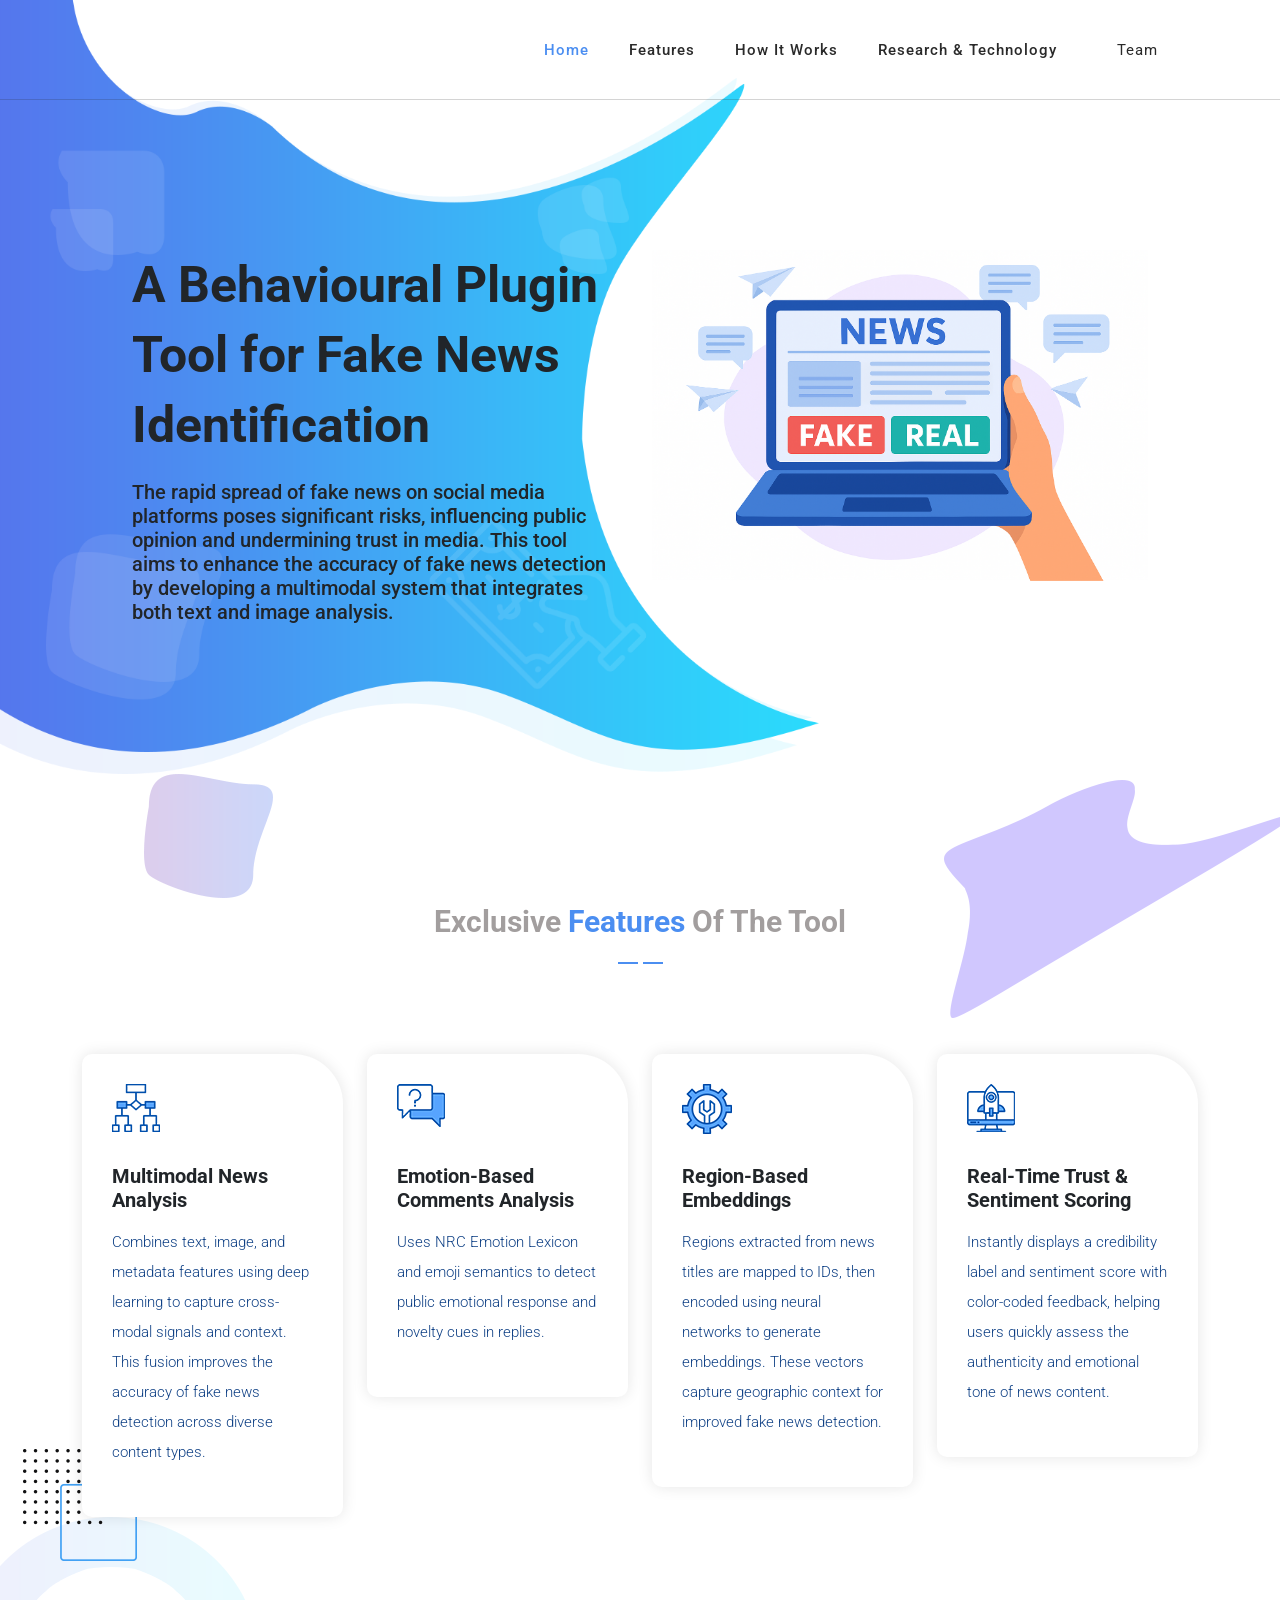
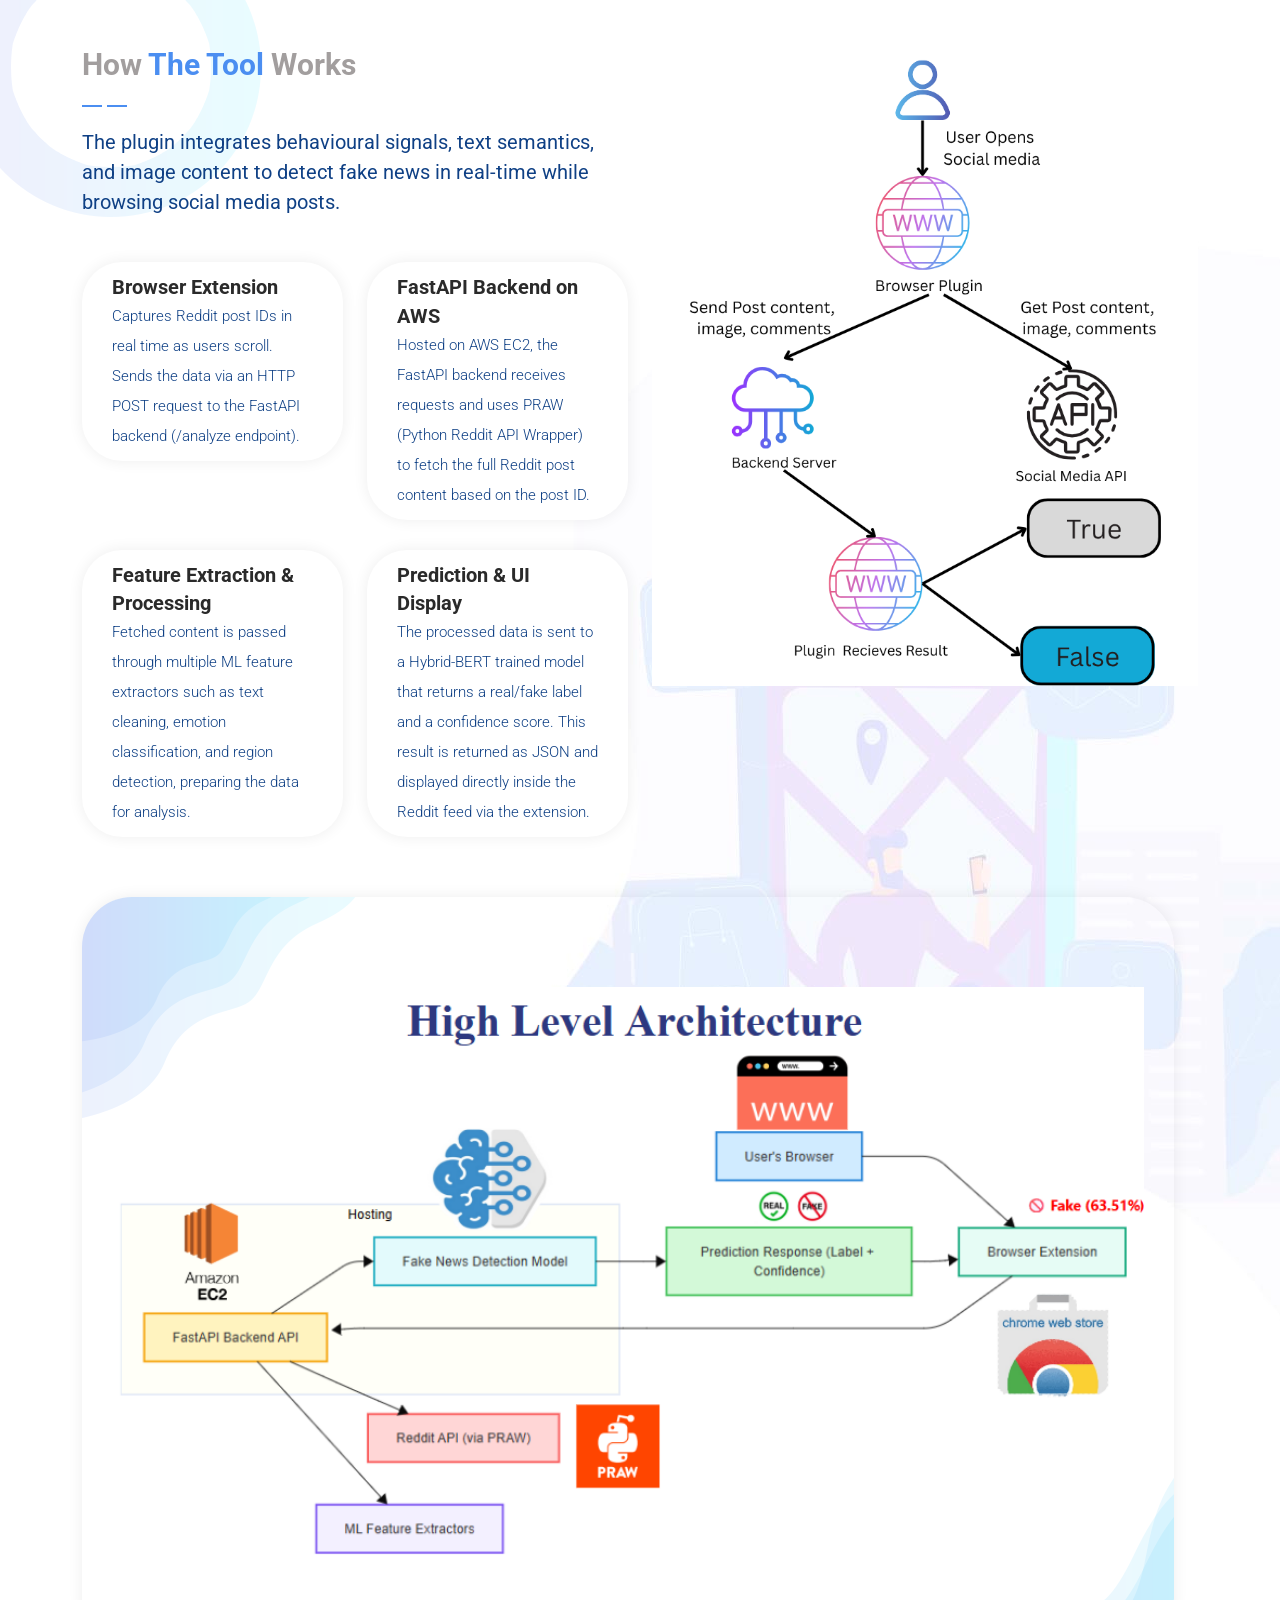
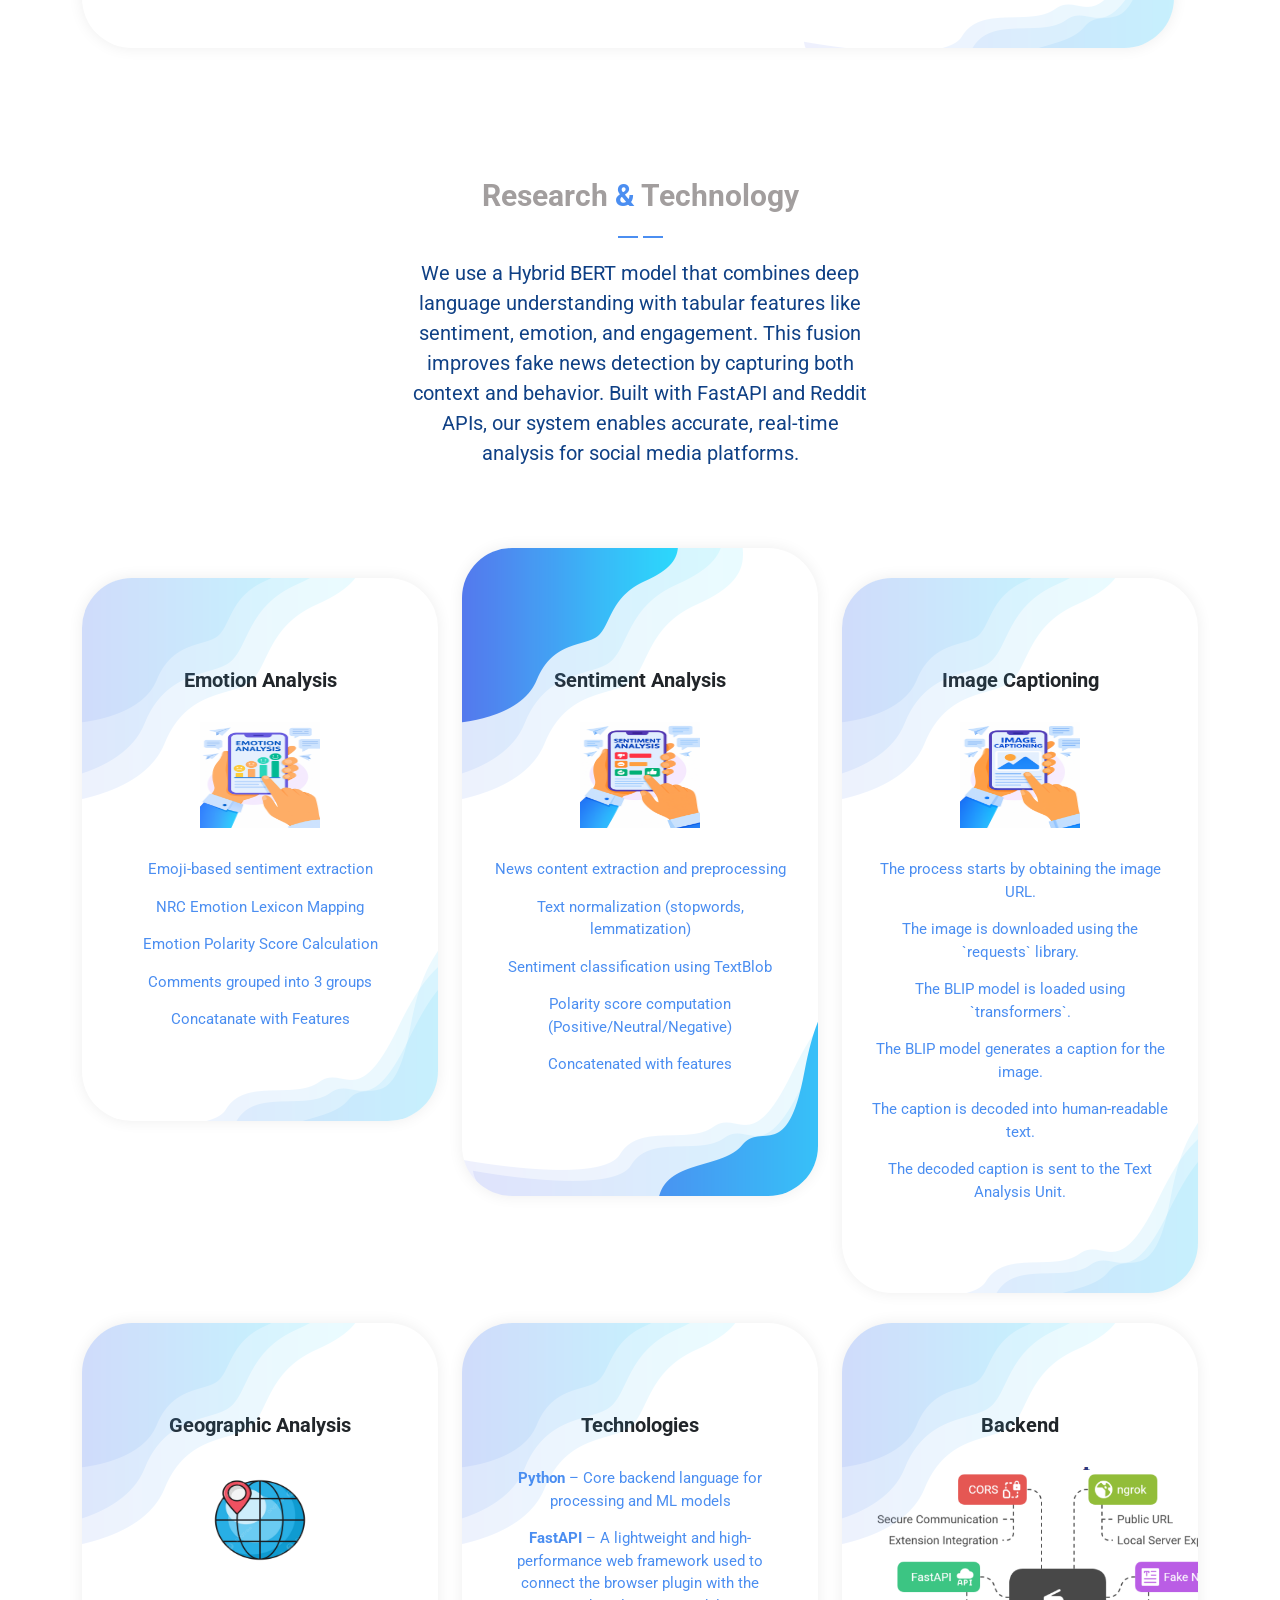
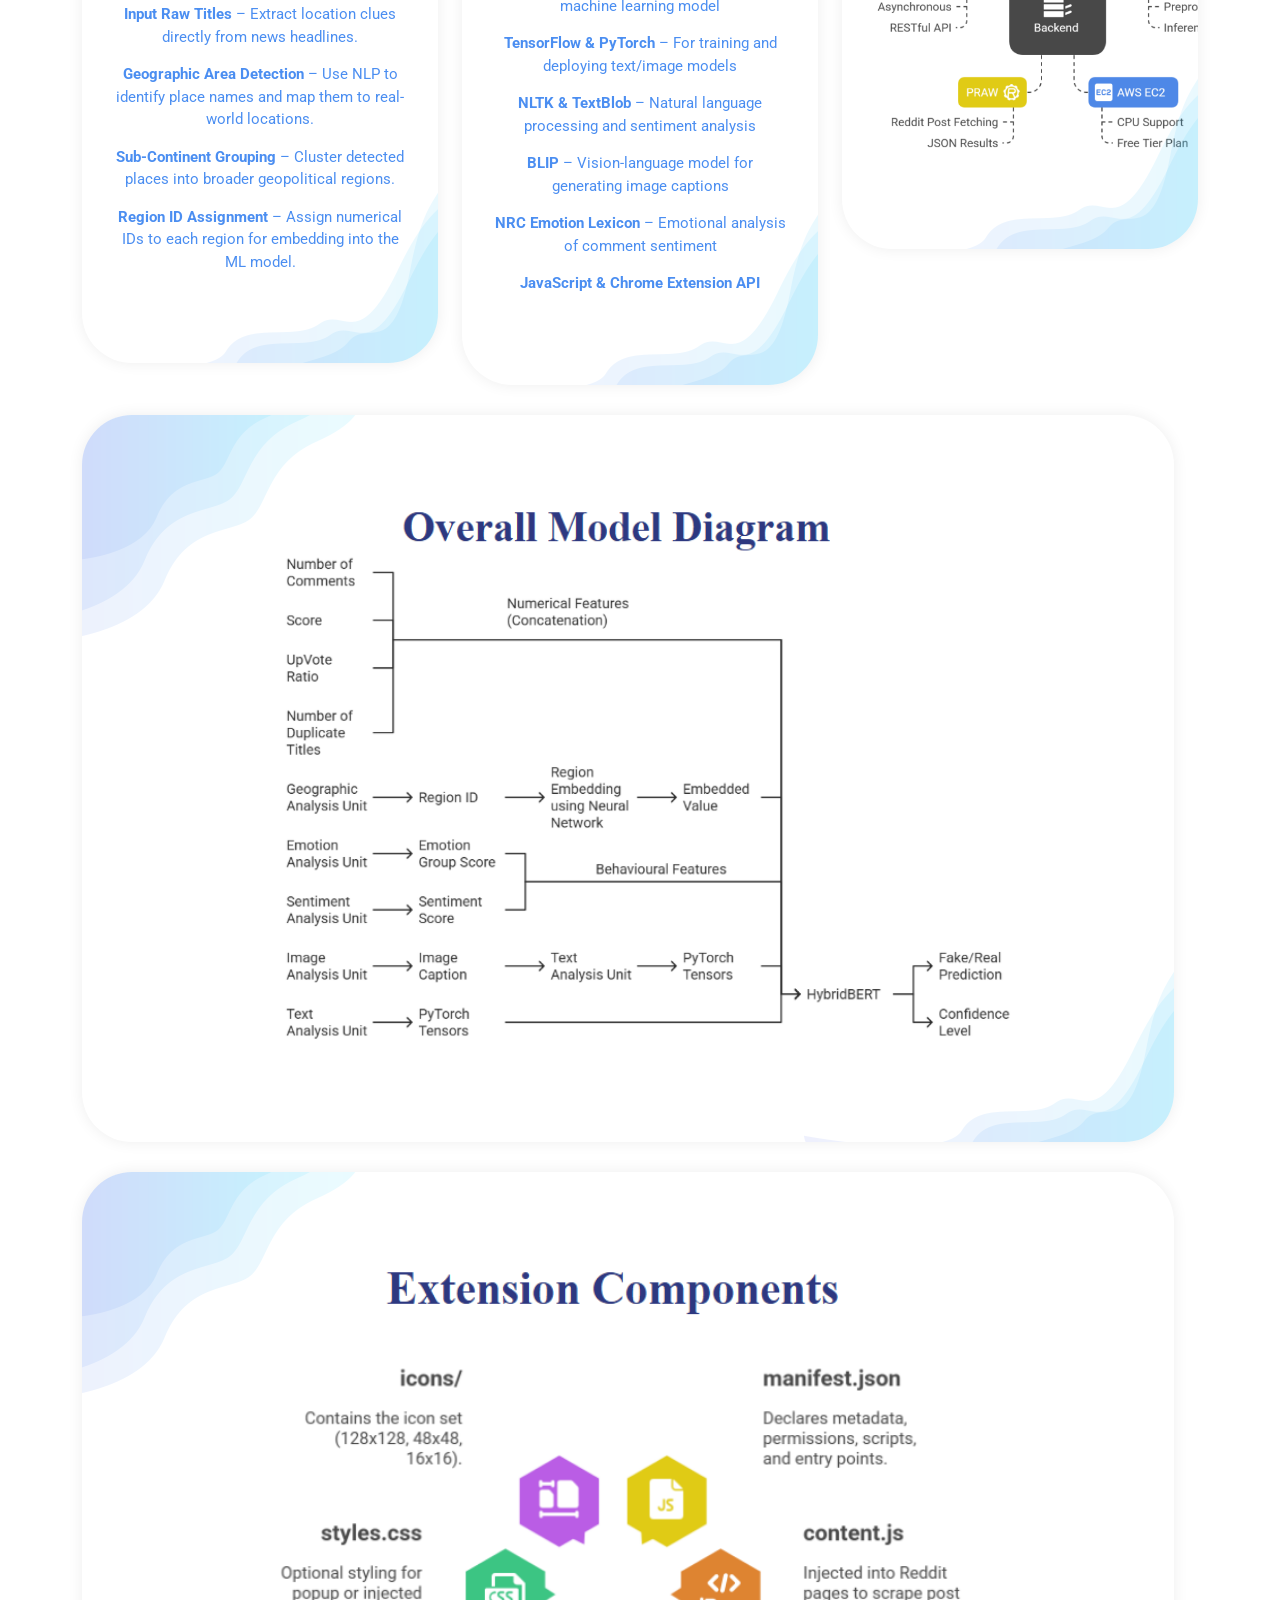
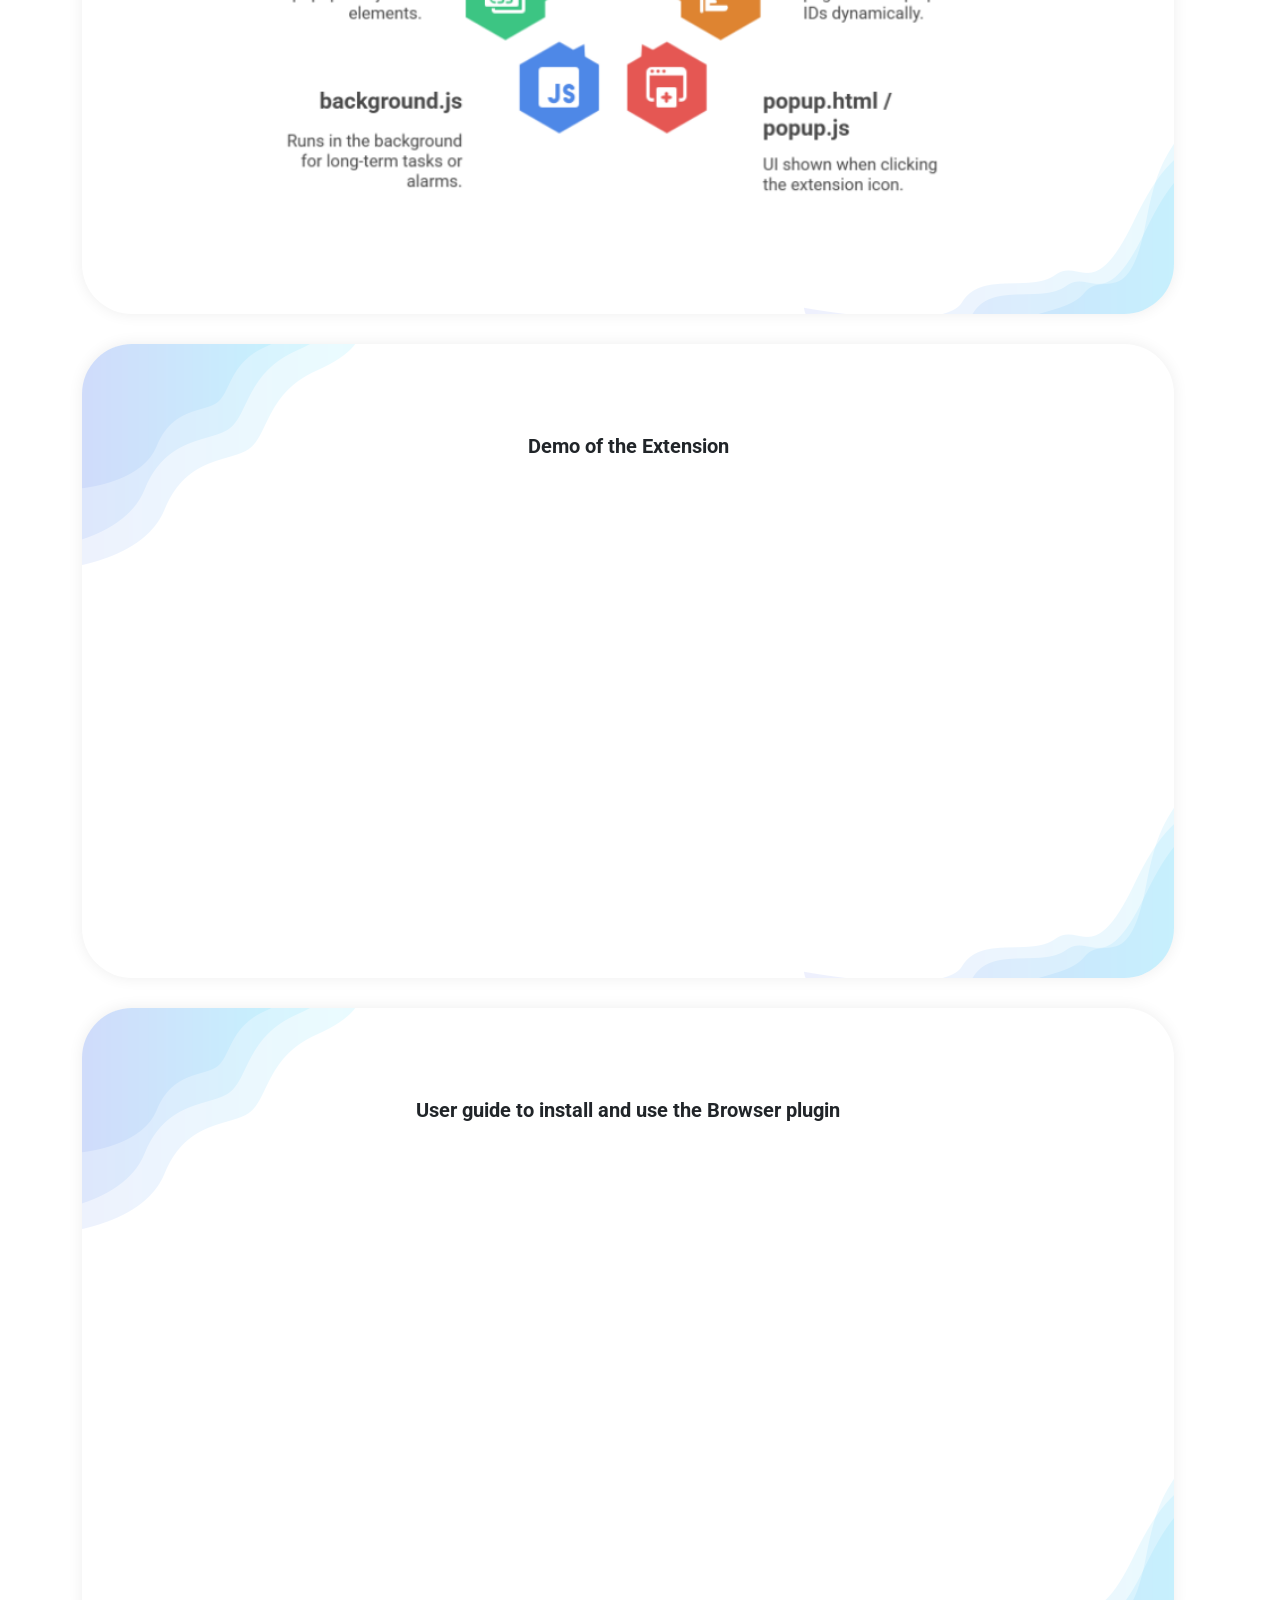
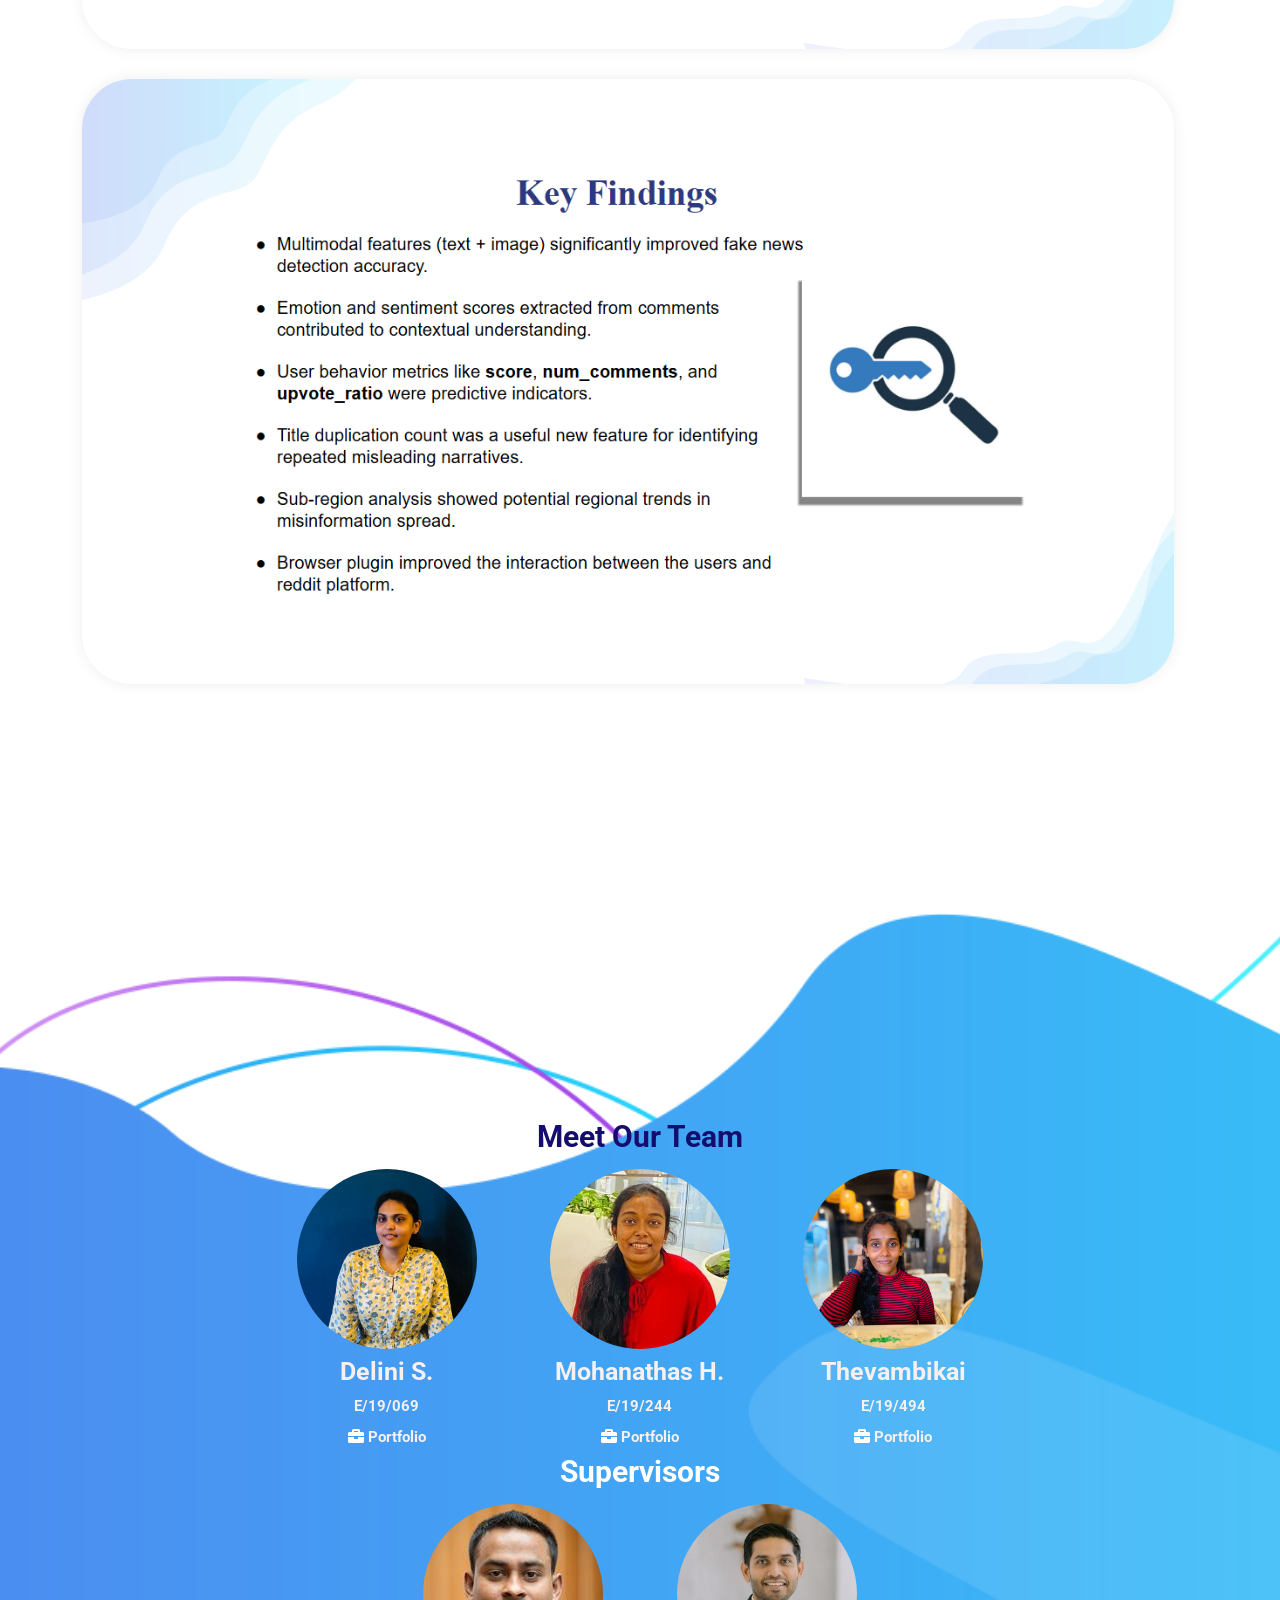
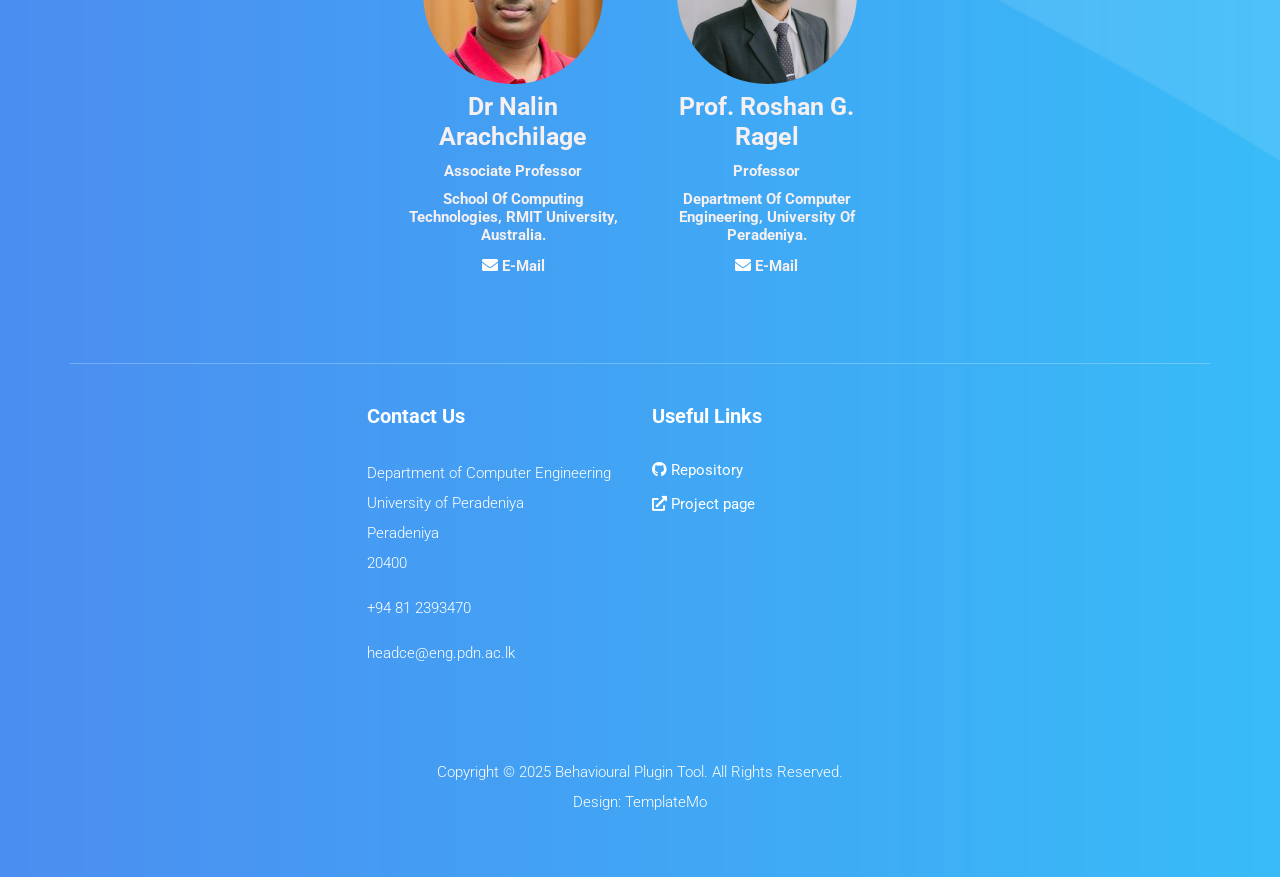
<file: docs/index.html>
<!DOCTYPE html>
<html lang="en">

<head>

  <meta charset="UTF-8">
  <meta name="viewport" content="width=device-width, initial-scale=1, shrink-to-fit=no">
  <meta name="description" content="">
  <meta name="author" content="">
  <link rel="preconnect" href="https://fonts.googleapis.com">
  <link rel="preconnect" href="https://fonts.gstatic.com" crossorigin>
  <link href="https://fonts.googleapis.com/css2?family=Roboto:wght@100;300;400;500;700;900&display=swap"
    rel="stylesheet">

  <title>Behavioural Plugin Tool</title>

  <!-- Bootstrap core CSS -->
  <link href="vendor/bootstrap/css/bootstrap.min.css" rel="stylesheet">



  <!-- Additional CSS Files -->
  <link rel="stylesheet" href="https://use.fontawesome.com/releases/v5.8.1/css/all.css"
    integrity="sha384-50oBUHEmvpQ+1lW4y57PTFmhCaXp0ML5d60M1M7uH2+nqUivzIebhndOJK28anvf" crossorigin="anonymous">
  <link rel="stylesheet" href="assets/css/templatemo-chain-app-dev.css">
  <link rel="stylesheet" href="assets/css/animated.css">
  <link rel="stylesheet" href="assets/css/owl.css">

</head>

<body>

  <!-- ***** Preloader Start ***** -->
  <div id="js-preloader" class="js-preloader">
    <div class="preloader-inner">
      <span class="dot"></span>
      <div class="dots">
        <span></span>
        <span></span>
        <span></span>
      </div>
    </div>
  </div>
  <!-- ***** Preloader End ***** -->

  <!-- ***** Header Area Start ***** -->
  <header class="header-area header-sticky wow slideInDown" data-wow-duration="0.75s" data-wow-delay="0s">
    <div class="container">
      <div class="row">
        <div class="col-12">
          <nav class="main-nav">

            <ul class="nav">
              <li class="scroll-to-section"><a href="#top" class="active">Home</a></li>
              <li class="scroll-to-section"><a href="#services">Features</a></li>
              <li class="scroll-to-section"><a href="#about">How It Works</a></li>
              <li class="scroll-to-section"><a href="#pricing">Research & Technology</a></li>
              <li class="scroll-to-section"><a href="#newsletter">Team</a></li>
              <!-- <li><div class="gradient-button"><a id="modal_trigger" href="#modal"><i class="fa fa-sign-in-alt"></i> Sign In Now</a></div></li>  -->
            </ul>
            <a class='menu-trigger'>
              <span>Menu</span>
            </a>
            <!-- ***** Menu End ***** -->
          </nav>
        </div>
      </div>
    </div>
  </header>
  <!-- ***** Header Area End ***** -->

  <div id="modal" class="popupContainer" style="display:none;">
    <div class="popupHeader">
      <span class="header_title">Login</span>
      <span class="modal_close"><i class="fa fa-times"></i></span>
    </div>

    <section class="popupBody">
      <!-- Social Login -->
      <div class="social_login">
        <div class="">
          <a href="#" class="social_box fb">
            <span class="icon"><i class="fab fa-facebook"></i></span>
            <span class="icon_title">Connect with Facebook</span>

          </a>

          <a href="#" class="social_box google">
            <span class="icon"><i class="fab fa-google-plus"></i></span>
            <span class="icon_title">Connect with Google</span>
          </a>
        </div>

        <div class="centeredText">
          <span>Or use your Email address</span>
        </div>

        <div class="action_btns">
          <div class="one_half"><a href="#" id="login_form" class="btn">Login</a></div>
          <div class="one_half last"><a href="#" id="register_form" class="btn">Sign up</a></div>
        </div>
      </div>

      <!-- Username & Password Login form -->
      <div class="user_login">
        <form>
          <label>Email / Username</label>
          <input type="text" />
          <br />

          <label>Password</label>
          <input type="password" />
          <br />

          <div class="checkbox">
            <input id="remember" type="checkbox" />
            <label for="remember">Remember me on this computer</label>
          </div>

          <div class="action_btns">
            <div class="one_half"><a href="#" class="btn back_btn"><i class="fa fa-angle-double-left"></i> Back</a>
            </div>
            <div class="one_half last"><a href="#" class="btn btn_red">Login</a></div>
          </div>
        </form>

        <a href="#" class="forgot_password">Forgot password?</a>
      </div>

      <!-- Register Form -->
      <div class="user_register">
        <form>
          <label>Full Name</label>
          <input type="text" />
          <br />

          <label>Email Address</label>
          <input type="email" />
          <br />

          <label>Password</label>
          <input type="password" />
          <br />

          <div class="checkbox">
            <input id="send_updates" type="checkbox" />
            <label for="send_updates">Send me occasional email updates</label>
          </div>

          <div class="action_btns">
            <div class="one_half"><a href="#" class="btn back_btn"><i class="fa fa-angle-double-left"></i> Back</a>
            </div>
            <div class="one_half last"><a href="#" class="btn btn_red">Register</a></div>
          </div>
        </form>
      </div>
    </section>
  </div>

  <div class="main-banner wow fadeIn" id="top" data-wow-duration="1s" data-wow-delay="0.5s">
    <div class="container">
      <div class="row">
        <div class="col-lg-12">
          <div class="row">
            <div class="col-lg-6 align-self-center">
              <div class="left-content show-up header-text wow fadeInLeft" data-wow-duration="1s" data-wow-delay="1s">
                <div class="row">
                  <div class="col-lg-12">
                    <h2>A Behavioural Plugin Tool for Fake News Identification </h2>
                    <h5>The rapid spread of fake news on social media platforms poses significant risks,
                      influencing public opinion and undermining trust in media. This tool aims
                      to enhance the accuracy of fake news detection by developing a multimodal
                      system that integrates both text and image analysis.</h5>
                  </div>
                  <div class="col-lg-12">

                  </div>
                </div>
              </div>
            </div>
            <div class="col-lg-6">
              <div class="right-image wow fadeInRight" data-wow-duration="1s" data-wow-delay="0.5s">
                <img src="assets/images/fakenews.png" alt="">
              </div>
            </div>
          </div>
        </div>
      </div>
    </div>
  </div>

  <div id="services" class="services section">
    <div class="container">
      <div class="row">
        <div class="col-lg-8 offset-lg-2">
          <div class="section-heading  wow fadeInDown" data-wow-duration="1s" data-wow-delay="0.5s">
            <h4>Exclusive <em> Features</em> of the tool</h4>
            <img src="assets/images/heading-line-dec.png" alt="">
          </div>
        </div>
      </div>
    </div>
    <div class="container">
      <div class="row">
        <div class="col-lg-3">
          <div class="service-item third-service">
            <div class="icon"></div>
            <h4>Multimodal News Analysis</h4>
            <p>
              Combines text, image, and metadata features using deep learning to capture cross-modal signals and
              context. This fusion improves the accuracy of fake news detection across diverse content types.
            </p>
            <div class="text-button">
            </div>
          </div>
        </div>
        <div class="col-lg-3">
          <div class="service-item fourth-service">
            <div class="icon"></div>
            <h4>Emotion-Based Comments Analysis</h4>
            <p>Uses NRC Emotion Lexicon and emoji semantics to detect public emotional response and novelty cues in
              replies.</p>
            <div class="text-button">
              <!-- <a href="#">Read More <i class="fa fa-arrow-right"></i></a> -->
            </div>
          </div>
        </div>
        <div class="col-lg-3">
          <div class="service-item first-service">
            <div class="icon"></div>
            <h4>Region-Based Embeddings</h4>
            <p>
              Regions extracted from news titles are mapped to IDs, then encoded using neural networks to generate
              embeddings. These vectors capture geographic context for improved fake news detection.
            </p>

            <div class="text-button">
              <!-- <a href="#">Read More <i class="fa fa-arrow-right"></i></a> -->
            </div>
          </div>
        </div>
        <div class="col-lg-3">
          <div class="service-item second-service">
            <div class="icon"></div>
            <h4>Real-Time Trust & Sentiment Scoring</h4>
            <p>
              Instantly displays a credibility label and sentiment score with color-coded feedback, helping users
              quickly assess the authenticity and emotional tone of news content.
            </p>
            <div class="text-button">
              <!-- <a href="#">Read More <i class="fa fa-arrow-right"></i></a> -->
            </div>
          </div>
        </div>
      </div>
    </div>
  </div>

  <div id="about" class="about-us section">
    <div class="container">
      <div class="row">
        <div class="col-lg-6 align-self-center">
          <div class="section-heading">
            <h4>How <em>the tool</em> works</h4>
            <img src="assets/images/heading-line-dec.png" alt="">
            <p style="font-size: 20px;"><strong>The plugin integrates behavioural signals, text semantics, and image
                content to detect fake news in
                real-time while browsing social media posts.</strong></p>
          </div>
          <div class="row">
            <div class="col-lg-6">
              <div class="box-item">
                <h4><a href="#">Browser Extension</a></h4>
                <p>Captures Reddit post IDs in real time as users scroll. Sends the data via an HTTP POST request to the
                  FastAPI backend (/analyze endpoint).</p>
              </div>
            </div>
            <div class="col-lg-6">
              <div class="box-item">
                <h4><a href="#">FastAPI Backend on AWS</a></h4>
                <p>Hosted on AWS EC2, the FastAPI backend receives requests and uses PRAW (Python Reddit API Wrapper) to
                  fetch the full Reddit post content based on the post ID.</p>
              </div>
            </div>
            <div class="col-lg-6">
              <div class="box-item">
                <h4><a href="#">Feature Extraction & Processing</a></h4>
                <p>Fetched content is passed through multiple ML feature extractors such as text cleaning, emotion
                  classification, and region detection, preparing the data for analysis.</p>
              </div>
            </div>
            <div class="col-lg-6">
              <div class="box-item">
                <h4><a href="#">Prediction & UI Display</a></h4>
                <p>The processed data is sent to a Hybrid-BERT trained model that returns a real/fake label and a
                  confidence score. This result is returned as JSON and displayed directly inside the Reddit feed via
                  the extension.</p>
              </div>
            </div>
          </div>
        </div>
        <div class="col-lg-6">
          <div class="right-image">
            <img src="assets/images/plugin flow.png" alt="">
          </div>
        </div>
        <div class="row justify-content-center">
          <div class="width: fit-content;">
            <div class="pricing-item-regular">
              <div>
                <img src="assets/images/high.png" alt="">
              </div>
            </div>
          </div>
        </div>
      </div>
    </div>
  </div>

  <!-- <div id="clients" class="the-clients">
    <div class="container">
      <div class="row">
        <div class="col-lg-8 offset-lg-2">
          <div class="section-heading">
            <h4>Check What <em>The Clients Say</em> About Our App Dev</h4>
            <img src="assets/images/heading-line-dec.png" alt="">
            <p>Lorem ipsum dolor sit amet, consectetur adipiscing elit, sed do eismod tempor incididunt ut labore et
              dolore magna.</p>
          </div>
        </div>
        <div class="col-lg-12">
          <div class="naccs">
            <div class="grid">
              <div class="row">
                <div class="col-lg-7 align-self-center">
                  <div class="menu">
                    <div class="first-thumb active">
                      <div class="thumb">
                        <div class="row">
                          <div class="col-lg-4 col-sm-4 col-12">
                            <h4>David Martino Co</h4>
                            <span class="date">30 November 2021</span>
                          </div>
                          <div class="col-lg-4 col-sm-4 d-none d-sm-block">
                            <span class="category">Financial Apps</span>
                          </div>
                          <div class="col-lg-4 col-sm-4 col-12">
                            <i class="fa fa-star"></i>
                            <i class="fa fa-star"></i>
                            <i class="fa fa-star"></i>
                            <i class="fa fa-star"></i>
                            <i class="fa fa-star"></i>
                            <span class="rating">4.8</span>
                          </div>
                        </div>
                      </div>
                    </div>
                    <div>
                      <div class="thumb">
                        <div class="row">
                          <div class="col-lg-4 col-sm-4 col-12">
                            <h4>Jake Harris Nyo</h4>
                            <span class="date">29 November 2021</span>
                          </div>
                          <div class="col-lg-4 col-sm-4 d-none d-sm-block">
                            <span class="category">Digital Business</span>
                          </div>
                          <div class="col-lg-4 col-sm-4 col-12">
                            <i class="fa fa-star"></i>
                            <i class="fa fa-star"></i>
                            <i class="fa fa-star"></i>
                            <i class="fa fa-star"></i>
                            <i class="fa fa-star"></i>
                            <span class="rating">4.5</span>
                          </div>
                        </div>
                      </div>
                    </div>
                    <div>
                      <div class="thumb">
                        <div class="row">
                          <div class="col-lg-4 col-sm-4 col-12">
                            <h4>May Catherina</h4>
                            <span class="date">27 November 2021</span>
                          </div>
                          <div class="col-lg-4 col-sm-4 d-none d-sm-block">
                            <span class="category">Business &amp; Economics</span>
                          </div>
                          <div class="col-lg-4 col-sm-4 col-12">
                            <i class="fa fa-star"></i>
                            <i class="fa fa-star"></i>
                            <i class="fa fa-star"></i>
                            <i class="fa fa-star"></i>
                            <i class="fa fa-star"></i>
                            <span class="rating">4.7</span>
                          </div>
                        </div>
                      </div>
                    </div>
                    <div>
                      <div class="thumb">
                        <div class="row">
                          <div class="col-lg-4 col-sm-4 col-12">
                            <h4>Random User</h4>
                            <span class="date">24 November 2021</span>
                          </div>
                          <div class="col-lg-4 col-sm-4 d-none d-sm-block">
                            <span class="category">New App Ecosystem</span>
                          </div>
                          <div class="col-lg-4 col-sm-4 col-12">
                            <i class="fa fa-star"></i>
                            <i class="fa fa-star"></i>
                            <i class="fa fa-star"></i>
                            <i class="fa fa-star"></i>
                            <i class="fa fa-star"></i>
                            <span class="rating">3.9</span>
                          </div>
                        </div>
                      </div>
                    </div>
                    <div class="last-thumb">
                      <div class="thumb">
                        <div class="row">
                          <div class="col-lg-4 col-sm-4 col-12">
                            <h4>Mark Amber Do</h4>
                            <span class="date">21 November 2021</span>
                          </div>
                          <div class="col-lg-4 col-sm-4 d-none d-sm-block">
                            <span class="category">Web Development</span>
                          </div>
                          <div class="col-lg-4 col-sm-4 col-12">
                            <i class="fa fa-star"></i>
                            <i class="fa fa-star"></i>
                            <i class="fa fa-star"></i>
                            <i class="fa fa-star"></i>
                            <i class="fa fa-star"></i>
                            <span class="rating">4.3</span>
                          </div>
                        </div>
                      </div>
                    </div>
                  </div>
                </div>
                <div class="col-lg-5">
                  <ul class="nacc">
                    <li class="active">
                      <div>
                        <div class="thumb">
                          <div class="row">
                            <div class="col-lg-12">
                              <div class="client-content">
                                <img src="assets/images/quote.png" alt="">
                                <p>“Lorem ipsum dolor sit amet, consectetur adpiscing elit, sed do eismod tempor idunte
                                  ut labore et dolore magna aliqua darwin kengan
                                  lorem ipsum dolor sit amet, consectetur picing elit massive big blasta.”</p>
                              </div>
                              <div class="down-content">
                                <img src="assets/images/client-image.jpg" alt="">
                                <div class="right-content">
                                  <h4>David Martino</h4>
                                  <span>CEO of David Company</span>
                                </div>
                              </div>
                            </div>
                          </div>
                        </div>
                      </div>
                    </li>
                    <li>
                      <div>
                        <div class="thumb">
                          <div class="row">
                            <div class="col-lg-12">
                              <div class="client-content">
                                <img src="assets/images/quote.png" alt="">
                                <p>“CTO, Lorem ipsum dolor sit amet, consectetur adpiscing elit, sed do eismod tempor
                                  idunte ut labore et dolore magna aliqua darwin kengan
                                  lorem ipsum dolor sit amet, consectetur picing elit massive big blasta.”</p>
                              </div>
                              <div class="down-content">
                                <img src="assets/images/client-image.jpg" alt="">
                                <div class="right-content">
                                  <h4>Jake H. Nyo</h4>
                                  <span>CTO of Digital Company</span>
                                </div>
                              </div>
                            </div>
                          </div>
                        </div>
                      </div>
                    </li>
                    <li>
                      <div>
                        <div class="thumb">
                          <div class="row">
                            <div class="col-lg-12">
                              <div class="client-content">
                                <img src="assets/images/quote.png" alt="">
                                <p>“May, Lorem ipsum dolor sit amet, consectetur adpiscing elit, sed do eismod tempor
                                  idunte ut labore et dolore magna aliqua darwin kengan
                                  lorem ipsum dolor sit amet, consectetur picing elit massive big blasta.”</p>
                              </div>
                              <div class="down-content">
                                <img src="assets/images/client-image.jpg" alt="">
                                <div class="right-content">
                                  <h4>May C.</h4>
                                  <span>Founder of Catherina Co.</span>
                                </div>
                              </div>
                            </div>
                          </div>
                        </div>
                      </div>
                    </li>
                    <li>
                      <div>
                        <div class="thumb">
                          <div class="row">
                            <div class="col-lg-12">
                              <div class="client-content">
                                <img src="assets/images/quote.png" alt="">
                                <p>“Lorem ipsum dolor sit amet, consectetur adpiscing elit, sed do eismod tempor idunte
                                  ut labore et dolore magna aliqua darwin kengan
                                  lorem ipsum dolor sit amet, consectetur picing elit massive big blasta.”</p>
                              </div>
                              <div class="down-content">
                                <img src="assets/images/client-image.jpg" alt="">
                                <div class="right-content">
                                  <h4>Random Staff</h4>
                                  <span>Manager, Digital Company</span>
                                </div>
                              </div>
                            </div>
                          </div>
                        </div>
                      </div>
                    </li>
                    <li>
                      <div>
                        <div class="thumb">
                          <div class="row">
                            <div class="col-lg-12">
                              <div class="client-content">
                                <img src="assets/images/quote.png" alt="">
                                <p>“Mark, Lorem ipsum dolor sit amet, consectetur adpiscing elit, sed do eismod tempor
                                  idunte ut labore et dolore magna aliqua darwin kengan
                                  lorem ipsum dolor sit amet, consectetur picing elit massive big blasta.”</p>
                              </div>
                              <div class="down-content">
                                <img src="assets/images/client-image.jpg" alt="">
                                <div class="right-content">
                                  <h4>Mark Am</h4>
                                  <span>CTO, Amber Do Company</span>
                                </div>
                              </div>
                            </div>
                          </div>
                        </div>
                      </div>
                    </li>
                  </ul>
                </div>
              </div>
            </div>
          </div>
        </div>
      </div>
    </div>
  </div> -->

  <div id="pricing" class="pricing-tables">
    <div class="container">
      <div class="row">
        <div class="col-lg-8 offset-lg-2">
          <div class="section-heading">
            <h4>Research <em>&</em> technology</h4>
            <img src="assets/images/heading-line-dec.png" alt="">
            <p style="font-size: 20px;"><strong>We use a Hybrid BERT model that combines deep language understanding
                with tabular features like sentiment, emotion, and engagement. This fusion improves fake news detection
                by capturing both context and behavior. Built with FastAPI and Reddit APIs, our system enables accurate,
                real-time analysis for social media platforms. </strong></p>
          </div>
        </div>
        <div class="col-lg-4">
          <div class="pricing-item-regular">
            <h4>Emotion Analysis</h4>
            <div class="icon">
              <img src="assets/images/emotion.png" alt="">
            </div>
            <ul>
              <li>Emoji-based sentiment extraction</li>
              <li>NRC Emotion Lexicon Mapping</li>
              <li>Emotion Polarity Score Calculation</li>
              <li>Comments grouped into 3 groups</li>
              <li>Concatanate with Features</li>
            </ul>
          </div>
        </div>
        <div class="col-lg-4">
          <div class="pricing-item-pro">
            <h4>Sentiment Analysis</h4>
            <div class="icon">
              <img src="assets/images/sentiment.png" alt="">
            </div>
            <ul>
              <li>News content extraction and preprocessing</li>
              <li>Text normalization (stopwords, lemmatization)</li>
              <li>Sentiment classification using TextBlob</li>
              <li>Polarity score computation (Positive/Neutral/Negative)</li>
              <li>Concatenated with features</li>
            </ul>
          </div>
        </div>
        <div class="col-lg-4">
          <div class="pricing-item-regular">
            <h4>Image Captioning</h4>
            <div class="icon">
              <img src="assets/images/caption.png" alt="">
            </div>
            <ul>
              <li>The process starts by obtaining the image URL.</li>
              <li>The image is downloaded using the `requests` library.</li>
              <li>The BLIP model is loaded using `transformers`.</li>
              <li>The BLIP model generates a caption for the image.</li>
              <li>The caption is decoded into human-readable text.</li>
              <li>The decoded caption is sent to the Text Analysis Unit.</li>
            </ul>
          </div>
        </div>

        <div class="col-lg-4">
          <div class="pricing-item-regular">
            <h4>Geographic Analysis</h4>
            <div class="icon">
              <img src="assets/images/geo-analysis.png" alt="Geographic Analysis Process" style="max-width: 600px;">
            </div>
            <ul>
              <li><strong>Input Raw Titles</strong> – Extract location clues directly from news headlines.</li>

              <li><strong>Geographic Area Detection</strong> – Use NLP to identify place names and map them to
                real-world locations.</li>

              <li><strong>Sub-Continent Grouping</strong> – Cluster detected places into broader geopolitical regions.
              </li>

              <li><strong>Region ID Assignment</strong> – Assign numerical IDs to each region for embedding into the ML
                model.</li>
            </ul>
          </div>
        </div>


        <div class="col-lg-4">
          <div class="pricing-item-regular">
            <h4>Technologies</h4>
            <ul>
              <li><strong>Python</strong> – Core backend language for processing and ML models</li>
              <li><strong>FastAPI</strong> – A lightweight and high-performance web framework used to connect the
                browser plugin with the machine learning model</li>
              <li><strong>TensorFlow & PyTorch</strong> – For training and deploying text/image models</li>
              <li><strong>NLTK & TextBlob</strong> – Natural language processing and sentiment analysis</li>
              <li><strong>BLIP</strong> – Vision-language model for generating image captions</li>
              <li><strong>NRC Emotion Lexicon</strong> – Emotional analysis of comment sentiment</li>
              <li><strong>JavaScript & Chrome Extension API</strong></li>
            </ul>
          </div>
        </div>
        <div class="col-lg-4">
          <div class="pricing-item-regular">
            <h4>Backend</h4>
            <div>
              <img src="assets/images/backend.png" alt="" style="width: 400px; height: auto;">
            </div>

          </div>
        </div>
        <div class="row justify-content-center">
          <div class="width: fit-content;">
            <div class="pricing-item-regular">
              <div>
                <img src="assets/images/model.png" alt="" style="max-width: 800px; height: auto;">
              </div>
            </div>
          </div>
        </div>
        <div class="row justify-content-center">
          <div class="width: fit-content;">
            <div class="pricing-item-regular">
              <div>
                <img src="assets/images/Extension-component.png" alt="" style="max-width: 800px; height: auto;">
              </div>
            </div>
          </div>
        </div>
        <div class="row justify-content-center">
          <div class="width: fit-content;">
            <div class="pricing-item-regular">
              <h4>Demo of the Extension</h4>
              <div>
                <iframe width="100%" height="400" src="https://www.youtube.com/embed/gvi_cIjql60"
                  title="Model Output Demo"
                  style="max-width:800px; min-width:280px; border:0; display:block; margin:0 auto;"
                  allow="accelerometer; autoplay; clipboard-write; encrypted-media; gyroscope; picture-in-picture"
                  allowfullscreen>
                </iframe>
              </div>
            </div>
          </div>
        </div>
        <div class="row justify-content-center">
          <div class="width: fit-content;">
            <div class="pricing-item-regular">
              <h4>User guide to install and use the Browser plugin</h4>
              <iframe src="assets/User_Guide_to_Use_Fake_News_detection_plugin_tool.pdf" width="100%" height="400px">
                This browser does not support PDFs. Please <a href="assets/user-guide.pdf" target="_blank">download the
                  PDF</a> instead.
              </iframe>
            </div>
          </div>
        </div>
        <div class="row justify-content-center">
          <div class="width: fit-content;">
            <div class="pricing-item-regular">
              <div>
                <img src="assets/images/key-findings.png" alt="" style="max-width: 800px; height: auto;">
              </div>
            </div>
          </div>
        </div>
      </div>
    </div>
  </div>

  <footer id="newsletter">
    <div class="container">
      <div class="row">
        <div class="col-lg-8 offset-lg-2">
          <div class="section-heading">
            <h4 style="color: rgb(21, 13, 110);">Meet our team</h4>
            <div class="row justify-content-center text-center">
              <div class="col-lg-4 text-center">
                <img src="assets/images/delini.jpg" alt="Team Member 1" class="rounded-circle mb-2"
                  style="width: 180px; height: 180px; object-fit: cover; display: block; margin: 0 auto;">
                <h5>Delini S.</h5>
                <h6>E/19/069</h6>
                <a href="https://www.thecn.com/SD1563" target="_blank"><i class="fas fa-briefcase"
                    style="color: white;"></i> <span>Portfolio</span></a>
              </div>
              <div class="col-lg-4">
                <img src="assets/images/hamsi.jpg" alt="Team Member 2" class="rounded-circle mb-2"
                  style="width: 180px; height: 180px; object-fit: cover; display: block; margin: 0 auto;">
                <h5>Mohanathas H.</h5>
                <h6>E/19/244</h6>
                <a href="https://www.thecn.com/HM1000" target="_blank"><i class="fas fa-briefcase"
                    style="color: white;"></i> <span>Portfolio</span></a>
              </div>
              <div class="col-lg-4">
                <img src="assets/images/thevi.jpg" alt="Team Member 3" class="rounded-circle mb-2"
                  style="width: 180px; height: 180px; object-fit: cover; display: block; margin: 0 auto;">
                <h5>Thevambikai</h5>
                <h6>E/19/494</h6>
                <a href="https://www.thecn.com/TT2677" target="_blank"><i class="fas fa-briefcase"
                    style="color: white;"></i> <span>Portfolio</span></a>
              </div>
            </div>

            <h4>Supervisors</h4>
            <div class="row justify-content-center text-center">
              <div class="col-lg-4">
                <img src="assets/images/nalinsir.jpg" alt="Team Member 2" class="rounded-circle mb-2"
                  style="width: 180px; height: 180px; object-fit: cover; display: block; margin: 0 auto;">
                <h5>Dr Nalin Arachchilage</h5>
                <h6>Associate Professor</h6>
                <h6>School of Computing Technologies, RMIT University, Australia. </h6>
                <a href="nalin.arachchilage@rmit.edu.au" target="_blank"><i class="fas fa-envelope"
                    style="color: white;"></i> <span>E-mail</span></a>
              </div>
              <div class="col-lg-4 text-center">
                <img src="assets/images/roshan-ragel-sir.jpg" alt="Team Member 1" class="rounded-circle mb-2"
                  style="width: 180px; height: 180px; object-fit: cover; display: block; margin: 0 auto;">
                <h5>Prof. Roshan G. Ragel</h5>
                <h6>Professor</h6>
                <h6>Department of Computer Engineering, University of Peradeniya.</h6>
                <a href="roshanr@eng.pdn.ac.lk" target="_blank"><i class="fas fa-envelope" style="color: white;"></i>
                  <span>E-mail</span></a>
              </div>
            </div>


          </div>
        </div>
        <hr style="border-top: 1px solid #fff; margin: 40px 0;">
      </div>
      <div class="row justify-content-center">
        <div class="col-lg-3 col-md-6 mb-4">
          <div class="footer-widget">
            <h4>Contact Us</h4>
            <p>Department of Computer Engineering<br>
              University of Peradeniya<br>
              Peradeniya<br>20400</p>
            <p><a href="#"> +94 81 2393470</a></p>
            <p><a href="#">headce@eng.pdn.ac.lk</a></p>
          </div>
        </div>

        <div class="col-lg-3 col-md-6 mb-4">
          <div class="footer-widget">
            <h4>Useful Links</h4>
            <ul>
              <li><a
                  href="https://github.com/cepdnaclk/e19-4yp-A-Behavioural-Plugin-Tool-For-Fake-News-Identification"><i
                    class="fab fa-github"></i> Repository</a></li>
              <li><a
                  href="https://projects.ce.pdn.ac.lk/4yp/e19/A-Behavioural-Plugin-Tool-For-Fake-News-Identification/"><i
                    class="fas fa-external-link-alt"></i> Project page</a></li>
            </ul>
          </div>
        </div>
        <div class="col-lg-12">
          <div class="copyright-text">
            <p>Copyright © 2025 Behavioural Plugin Tool. All Rights Reserved.
              <br>Design: <a href="https://templatemo.com/" target="_blank" title="css templates">TemplateMo</a>
            </p>
          </div>
        </div>
      </div>
    </div>
  </footer>


  <!-- Scripts -->
  <script src="vendor/jquery/jquery.min.js"></script>
  <script src="vendor/bootstrap/js/bootstrap.bundle.min.js"></script>
  <script src="assets/js/owl-carousel.js"></script>
  <script src="assets/js/animation.js"></script>
  <script src="assets/js/imagesloaded.js"></script>
  <script src="assets/js/popup.js"></script>
  <script src="assets/js/custom.js"></script>
</body>

</html>
</file>
<file: docs/assets/css/templatemo-chain-app-dev.css>
/*

TemplateMo 570 Chain App Dev

https://templatemo.com/tm-570-chain-app-dev

*/

/* ---------------------------------------------
Table of contents
------------------------------------------------
01. font & reset css
02. reset
03. global styles
04. header
05. banner
06. features
07. testimonials
08. contact
09. footer
10. preloader
11. search
12. portfolio

--------------------------------------------- */
/* 
---------------------------------------------
font & reset css
--------------------------------------------- 
*/
/* 
---------------------------------------------
reset
--------------------------------------------- 
*/
html, body, div, span, applet, object, iframe, h1, h2, h3, h4, h5, h6, p, blockquote, div
pre, a, abbr, acronym, address, big, cite, code, del, dfn, em, font, img, ins, kbd, q,
s, samp, small, strike, strong, sub, sup, tt, var, b, u, i, center, dl, dt, dd, ol, ul, li,
figure, header, nav, section, article, aside, footer, figcaption {
  margin: 0;
  padding: 0;
  border: 0;
  outline: 0;
}

/* clear fix */
.grid:after {
  content: '';
  display: block;
  clear: both;
}

/* ---- .grid-item ---- */

.grid-sizer,
.grid-item {
  width: 50%;
}

.grid-item {
  float: left;
}

.grid-item img {
  display: block;
  max-width: 100%;
}

.clearfix:after {
  content: ".";
  display: block;
  clear: both;
  visibility: hidden;
  line-height: 0;
  height: 0;
}

.clearfix {
  display: inline-block;
}

html[xmlns] .clearfix {
  display: block;
}

* html .clearfix {
  height: 1%;
}

ul, li {
  padding: 0;
  margin: 0;
  list-style: none;
}

header, nav, section, article, aside, footer, hgroup {
  display: block;
}

* {
  box-sizing: border-box;
}

html, body {
  font-family: 'Roboto', sans-serif;
  font-weight: 400;
  background-color: #fff;
  -ms-text-size-adjust: 100%;
  -webkit-font-smoothing: antialiased;
  -moz-osx-font-smoothing: grayscale;
}

a {
  text-decoration: none !important;
}

h1, h2, h3, h4, h5, h6 {
  margin-top: 0px;
  margin-bottom: 0px;
}

ul {
  margin-bottom: 0px;
}

p {
  font-size: 15px;
  line-height: 30px;
  font-weight: 300;
  color: #0f4085;
}

img {
  width: 100%;
  overflow: hidden;
}

/* 
---------------------------------------------
global styles
--------------------------------------------- 
*/
html,
body {
  background: #fff;
  font-family: 'Roboto', sans-serif;
}

::selection {
  background: #4b8ef1;
  color: #fff !important;
}

::-moz-selection {
  background: #4b8ef1;
  color: #fff !important;
}

@media (max-width: 991px) {
  html, body {
    overflow-x: hidden;
  }
  .mobile-top-fix {
    margin-top: 30px;
    margin-bottom: 0px;
  }
  .mobile-bottom-fix {
    margin-bottom: 30px;
  }
  .mobile-bottom-fix-big {
    margin-bottom: 60px;
  }
}

.section-heading {
  position: relative;
  z-index: 2;
}

.section-heading h4 {
  color: #a29e9e;
  font-size: 30px;
  font-weight: 700;
  text-transform: capitalize;
  margin-bottom: 10px;
}
.section-heading h5 {
  color: #f6f0f0;
  font-size: 25px;
  font-weight: 700;
  text-transform: capitalize;
  margin-bottom: 10px;
}

.section-heading h6 {
  color: #f6f0f0;
  font-size: 15px;
  font-weight: 700;
  text-transform: capitalize;
  margin-bottom: 10px;
}

.section-heading span {
  color: #f6f0f0;
  font-size: 15px;
  font-weight: 700;
  text-transform: capitalize;
  margin-bottom: 10px;
}

.section-heading h4 em {
  font-style: normal;
  color: #4b8ef1;
}

.section-heading img {
  width: 45px;
  height: 2px;
}

.section-heading p {
  margin-top: 10px;
}

.show-up {
  position: relative;
  z-index: 2;
}

.white-button a {
  display: inline-block !important;
  padding: 10px 20px !important;
  color: #4b8ef1 !important;
  text-transform: capitalize;
  font-size: 15px;
  background-color: #fff;
  border-radius: 23px;
  font-weight: 500 !important;
  letter-spacing: 0.3px !important;
  transition: all .5s;
}

.white-button a i {
  margin-left: 5px;
  font-size: 18px;
}

.white-button a:hover {
  background-color: #4b8ef1;
  color: #fff !important;
}

.text-button a {
  font-size: 15px;
}

.text-button a i {
  margin-left: 5px;
  font-size: 14px;
  transition: all .3s;
}

.text-button a:hover i {
  margin-left: 8px;
}

.gradient-button a {
  display: inline-block !important;
  padding: 10px 20px !important;
  color: #fff !important;
  text-transform: capitalize;
  font-size: 15px;
  background: rgb(19,175,240);
  background: linear-gradient(105deg, rgba(91,104,235,1) 0%, rgba(40,225,253,1) 100%);
  border-radius: 23px;
  font-weight: 500 !important;
  letter-spacing: 0.3px !important;
  transition: all .5s;
}

.gradient-button a:hover {
  color: #fff !important;
  background: rgb(19,175,240);
  background: linear-gradient(105deg, rgba(91,104,235,1) 0%, rgba(40,225,253,1) 100%);
}

.border-button a {
  display: inline-block !important;
  padding: 10px 20px !important;
  color: #4b8ef1 !important;
  border: 1px solid #4b8ef1;
  text-transform: capitalize;
  font-size: 15px;
  display: inline-block;
  background-color: #fff;
  border-radius: 23px;
  font-weight: 500 !important;
  letter-spacing: 0.3px !important;
  transition: all .5s;
}

.border-button a:hover {
  background-color: #4b8ef1;
  color: #fff !important;
}


/* 
---------------------------------------------
header
--------------------------------------------- 
*/

.background-header {
  background-color: #fff !important;
  height: 80px!important;
  border-bottom: none !important;
  position: fixed!important;
  top: 0px;
  left: 0px;
  right: 0px;
  box-shadow: 0px 5px 8px rgba(0,0,0,0.03);
}

.background-header .logo,
.background-header .main-nav .nav li a {
  color: #fff;
}

.background-header .main-nav .nav li:hover a {
  color: #4b8ef1;
}

.background-header .nav li a.active {
  position: relative;
  color: #fff;
}

.background-header .nav li a.active:after {
  position: absolute;
  width: 100%;
  height: 1px;
  background-color: #4b8ef1;
  content: '';
  left: 50%;
  bottom: -20px;
  transform: translateX(-50%);
}

.background-header .nav li:last-child a.active:after {
  background-color: transparent;
}

.header-area {
  background-color: transparent;
  border-bottom: 1px solid rgba(42,42,42,0.2);
  position: absolute;
  left: 0px;
  right: 0px;
  z-index: 100;
  height: 100px;
  -webkit-transition: all .5s ease 0s;
  -moz-transition: all .5s ease 0s;
  -o-transition: all .5s ease 0s;
  transition: all .5s ease 0s;
}

.header-area .main-nav {
  min-height: 80px;
  background: transparent;
}

.header-area .main-nav .logo {
  float: left;
  -webkit-transition: all 0.3s ease 0s;
  -moz-transition: all 0.3s ease 0s;
  -o-transition: all 0.3s ease 0s;
  transition: all 0.3s ease 0s;
}

.header-area .main-nav .logo {
    line-height: 100px;
    float: left;
    -webkit-transition: all 0.3s ease 0s;
    -moz-transition: all 0.3s ease 0s;
    -o-transition: all 0.3s ease 0s;
    transition: all 0.3s ease 0s;
}

.background-header .main-nav .logo {
  line-height: 80px;
}

.background-header .main-nav .nav {
  margin-top: 20px !important;
}

.header-area .main-nav .nav {
  float: right;
  margin-top: 30px;
  margin-right: 0px;
  background-color: transparent;
  -webkit-transition: all 0.3s ease 0s;
  -moz-transition: all 0.3s ease 0s;
  -o-transition: all 0.3s ease 0s;
  transition: all 0.3s ease 0s;
  position: relative;
  z-index: 999;
}

.header-area .main-nav .nav li {
  padding-left: 20px;
  padding-right: 20px;
}

.header-area .main-nav .nav li:nth-child(6) {
  padding-right: 0px;
  padding-left: 40px;
}

.header-area .main-nav .nav li:last-child a ,
.background-header .main-nav .nav li:last-child a,
.header-area .main-nav .nav li:nth-child(6) a ,
.background-header .main-nav .nav li:nth-child(6) a {
  padding: 0px 20px !important;
  font-weight: 400;
}

.header-area .main-nav .nav li:last-child a:hover ,
.background-header .main-nav .nav li:last-child a:hover,
.header-area .main-nav .nav li:nth-child(6) a:hover ,
.background-header .main-nav .nav li:nth-child(6) a:hover {
  color: #fff !important;
}

.header-area .main-nav .nav li a {
  display: block;
  font-weight: 500;
  font-size: 15px;
  color: #2a2a2a;
  text-transform: capitalize;
  -webkit-transition: all 0.3s ease 0s;
  -moz-transition: all 0.3s ease 0s;
  -o-transition: all 0.3s ease 0s;
  transition: all 0.3s ease 0s;
  height: 40px;
  line-height: 40px;
  border: transparent;
  letter-spacing: 1px;
}

.header-area .main-nav .nav li:hover a,
.header-area .main-nav .nav li a.active {
  color: #4b8ef1!important;
}

.header-area .main-nav .nav li:last-child a.active {
  color: #fff !important;
}

.background-header .main-nav .nav li:hover a,
.background-header .main-nav .nav li a.active {
  color: #4b8ef1!important;
  opacity: 1;
}

.header-area .main-nav .nav li.submenu {
  position: relative;
  padding-right: 30px;
}

.header-area .main-nav .nav li.submenu:after {
  font-family: FontAwesome;
  content: "\f107";
  font-size: 12px;
  color: #2a2a2a;
  position: absolute;
  right: 18px;
  top: 12px;
}

.background-header .main-nav .nav li.submenu:after {
  color: #2a2a2a;
}

.header-area .main-nav .nav li.submenu ul {
  position: absolute;
  width: 200px;
  box-shadow: 0 2px 28px 0 rgba(0, 0, 0, 0.06);
  overflow: hidden;
  top: 50px;
  opacity: 0;
  transform: translateY(+2em);
  visibility: hidden;
  z-index: -1;
  transition: all 0.3s ease-in-out 0s, visibility 0s linear 0.3s, z-index 0s linear 0.01s;
}

.header-area .main-nav .nav li.submenu ul li {
  margin-left: 0px;
  padding-left: 0px;
  padding-right: 0px;
}

.header-area .main-nav .nav li.submenu ul li a {
  opacity: 1;
  display: block;
  background: #f7f7f7;
  color: #2a2a2a!important;
  padding-left: 20px;
  height: 40px;
  line-height: 40px;
  -webkit-transition: all 0.3s ease 0s;
  -moz-transition: all 0.3s ease 0s;
  -o-transition: all 0.3s ease 0s;
  transition: all 0.3s ease 0s;
  position: relative;
  font-size: 13px;
  font-weight: 400;
  border-bottom: 1px solid #eee;
}

.header-area .main-nav .nav li.submenu ul li a:hover {
  background: #fff;
  color: #4b8ef1!important;
  padding-left: 25px;
}

.header-area .main-nav .nav li.submenu ul li a:hover:before {
  width: 3px;
}

.header-area .main-nav .nav li.submenu:hover ul {
  visibility: visible;
  opacity: 1;
  z-index: 1;
  transform: translateY(0%);
  transition-delay: 0s, 0s, 0.3s;
}

.header-area .main-nav .menu-trigger {
  cursor: pointer;
  display: block;
  position: absolute;
  top: 33px;
  width: 32px;
  height: 40px;
  text-indent: -9999em;
  z-index: 99;
  right: 40px;
  display: none;
}

.background-header .main-nav .menu-trigger {
  top: 23px;
}

.header-area .main-nav .menu-trigger span,
.header-area .main-nav .menu-trigger span:before,
.header-area .main-nav .menu-trigger span:after {
  -moz-transition: all 0.4s;
  -o-transition: all 0.4s;
  -webkit-transition: all 0.4s;
  transition: all 0.4s;
  background-color: #2a2a2a;
  display: block;
  position: absolute;
  width: 30px;
  height: 2px;
  left: 0;
}

.background-header .main-nav .menu-trigger span,
.background-header .main-nav .menu-trigger span:before,
.background-header .main-nav .menu-trigger span:after {
  background-color: #2a2a2a;
}

.header-area .main-nav .menu-trigger span:before,
.header-area .main-nav .menu-trigger span:after {
  -moz-transition: all 0.4s;
  -o-transition: all 0.4s;
  -webkit-transition: all 0.4s;
  transition: all 0.4s;
  background-color: #2a2a2a;
  display: block;
  position: absolute;
  width: 30px;
  height: 2px;
  left: 0;
  width: 75%;
}

.background-header .main-nav .menu-trigger span:before,
.background-header .main-nav .menu-trigger span:after {
  background-color: #2a2a2a;
}

.header-area .main-nav .menu-trigger span:before,
.header-area .main-nav .menu-trigger span:after {
  content: "";
}

.header-area .main-nav .menu-trigger span {
  top: 16px;
}

.header-area .main-nav .menu-trigger span:before {
  -moz-transform-origin: 33% 100%;
  -ms-transform-origin: 33% 100%;
  -webkit-transform-origin: 33% 100%;
  transform-origin: 33% 100%;
  top: -10px;
  z-index: 10;
}

.header-area .main-nav .menu-trigger span:after {
  -moz-transform-origin: 33% 0;
  -ms-transform-origin: 33% 0;
  -webkit-transform-origin: 33% 0;
  transform-origin: 33% 0;
  top: 10px;
}

.header-area .main-nav .menu-trigger.active span,
.header-area .main-nav .menu-trigger.active span:before,
.header-area .main-nav .menu-trigger.active span:after {
  background-color: transparent;
  width: 100%;
}

.header-area .main-nav .menu-trigger.active span:before {
  -moz-transform: translateY(6px) translateX(1px) rotate(45deg);
  -ms-transform: translateY(6px) translateX(1px) rotate(45deg);
  -webkit-transform: translateY(6px) translateX(1px) rotate(45deg);
  transform: translateY(6px) translateX(1px) rotate(45deg);
  background-color: #2a2a2a;
}

.background-header .main-nav .menu-trigger.active span:before {
  background-color: #2a2a2a;
}

.header-area .main-nav .menu-trigger.active span:after {
  -moz-transform: translateY(-6px) translateX(1px) rotate(-45deg);
  -ms-transform: translateY(-6px) translateX(1px) rotate(-45deg);
  -webkit-transform: translateY(-6px) translateX(1px) rotate(-45deg);
  transform: translateY(-6px) translateX(1px) rotate(-45deg);
  background-color: #2a2a2a;
}

.background-header .main-nav .menu-trigger.active span:after {
  background-color: #2a2a2a;
}

.header-area.header-sticky {
  min-height: 80px;
}

.header-area .nav {
  margin-top: 30px;
}

.header-area.header-sticky .nav li a.active {
  color: #4b8ef1;
}

@media (max-width: 1200px) {
  .header-area .main-nav .nav li {
    padding-left: 12px;
    padding-right: 12px;
  }
  .header-area .main-nav:before {
    display: none;
  }
}

@media (max-width: 992px) {
  .header-area .main-nav .nav li:last-child  ,
  .background-header .main-nav .nav li:last-child {
    color: #069;
  }
  .header-area .main-nav .nav li:nth-child(6),
  .background-header .main-nav .nav li:nth-child(6) {
    padding-right: 0px;
  }
  .background-header .nav li a.active:after {
    display: none;
  }
}

@media (max-width: 767px) {
  .pre-header ul.info li:last-child,
  .pre-header ul.info li:nth-child(6) {
    display: none!important;
  }
  .background-header .main-nav .nav {
    margin-top: 80px !important;
  }
  .header-area .main-nav .logo {
    color: #1e1e1e;
  }
  .header-area.header-sticky .nav li a:hover,
  .header-area.header-sticky .nav li a.active {
    color: #4b8ef1!important;
    opacity: 1;
  }
  .header-area.header-sticky .nav li.search-icon a {
    width: 100%;
  }
  .header-area {
    background-color: #fff;
    padding: 0px 15px;
    height: 100px;
    box-shadow: none;
    text-align: center;
    box-shadow: 0px 5px 8px rgba(0,0,0,0.03);
  }
  .header-area .container {
    padding: 0px;
  }
  .header-area .logo {
    margin-left: 30px;
  }
  .header-area .menu-trigger {
    display: block !important;
  }
  .header-area .main-nav {
    overflow: hidden;
  }
  .header-area .main-nav .nav {
    float: none;
    width: 100%;
    display: none;
    -webkit-transition: all 0s ease 0s;
    -moz-transition: all 0s ease 0s;
    -o-transition: all 0s ease 0s;
    transition: all 0s ease 0s;
    margin-left: 0px;
  }
  .background-header .nav {
    margin-top: 80px;
  }
  .header-area .main-nav .nav li:first-child {
    border-top: 1px solid #eee;
  }
  .header-area.header-sticky .nav {
    margin-top: 100px;
  }
  .header-area .main-nav .nav li {
    width: 100%;
    background: #fff;
    border-bottom: 1px solid #e7e7e7;
    padding-left: 0px !important;
    padding-right: 0px !important;
  }
  .header-area .main-nav .nav li a {
    height: 50px !important;
    line-height: 50px !important;
    padding: 0px !important;
    border: none !important;
    background: #f7f7f7 !important;
    color: #191a20 !important;
  }
  .header-area .main-nav .nav li a:hover {
    background: #eee !important;
    color: #4b8ef1!important;
  }
  .header-area .main-nav .nav li.submenu ul {
    position: relative;
    visibility: inherit;
    opacity: 1;
    z-index: 1;
    transform: translateY(0%);
    transition-delay: 0s, 0s, 0.3s;
    top: 0px;
    width: 100%;
    box-shadow: none;
    height: 0px;
  }
  .header-area .main-nav .nav li.submenu ul li a {
    font-size: 12px;
    font-weight: 400;
  }
  .header-area .main-nav .nav li.submenu ul li a:hover:before {
    width: 0px;
  }
  .header-area .main-nav .nav li.submenu ul.active {
    height: auto !important;
  }
  .header-area .main-nav .nav li.submenu:after {
    color: #3B566E;
    right: 25px;
    font-size: 14px;
    top: 15px;
  }
  .header-area .main-nav .nav li.submenu:hover ul, .header-area .main-nav .nav li.submenu:focus ul {
    height: 0px;
  }
}

@media (min-width: 767px) {
  .header-area .main-nav .nav {
    display: flex !important;
  }
}

/* 
---------------------------------------------
preloader
--------------------------------------------- 
*/

.js-preloader {
    position: fixed;
    top: 0;
    left: 0;
    right: 0;
    bottom: 0;
    background-color: #fff;
    display: -webkit-box;
    display: flex;
    -webkit-box-align: center;
    align-items: center;
    -webkit-box-pack: center;
    justify-content: center;
    opacity: 1;
    visibility: visible;
    z-index: 9999;
    -webkit-transition: opacity 0.25s ease;
    transition: opacity 0.25s ease;
}

.js-preloader.loaded {
    opacity: 0;
    visibility: hidden;
    pointer-events: none;
}

@-webkit-keyframes dot {
    50% {
        -webkit-transform: translateX(96px);
        transform: translateX(96px);
    }
}

@keyframes dot {
    50% {
        -webkit-transform: translateX(96px);
        transform: translateX(96px);
    }
}

@-webkit-keyframes dots {
    50% {
        -webkit-transform: translateX(-31px);
        transform: translateX(-31px);
    }
}

@keyframes dots {
    50% {
        -webkit-transform: translateX(-31px);
        transform: translateX(-31px);
    }
}

.preloader-inner {
    position: relative;
    width: 142px;
    height: 40px;
    background: #fff;
}

.preloader-inner .dot {
    position: absolute;
    width: 16px;
    height: 16px;
    top: 12px;
    left: 15px;
    background: #4b8ef1;
    border-radius: 50%;
    -webkit-transform: translateX(0);
    transform: translateX(0);
    -webkit-animation: dot 2.8s infinite;
    animation: dot 2.8s infinite;
}

.preloader-inner .dots {
    -webkit-transform: translateX(0);
    transform: translateX(0);
    margin-top: 12px;
    margin-left: 31px;
    -webkit-animation: dots 2.8s infinite;
    animation: dots 2.8s infinite;
}

.preloader-inner .dots span {
    display: block;
    float: left;
    width: 16px;
    height: 16px;
    margin-left: 16px;
    background: #4b8ef1;
    border-radius: 50%;
}



/* 
---------------------------------------------
Banner Style
--------------------------------------------- 
*/

.main-banner {
  background-repeat: no-repeat;
  background-position: center center;
  background-size: cover;
  padding: 250px 120px 150px 120px;
  position: relative;
  overflow: hidden;
}

.main-banner:after {
  content: '';
  background-image: url(../images/slider-left-dec.png);
  background-repeat: no-repeat;
  background-size: contain;
  position: absolute;
  left: 0px;
  top: 0px;
  width: 100%;
  height: 100%;
  z-index: 1;
}

.main-banner .left-content {
  margin-right: 15px;
}

.main-banner .left-content h2 {
  z-index: 2;
  position: relative;
  font-weight: 700;
  line-height: 70px;
  font-size: 50px;
  margin-bottom: 20px;
}

.main-banner .left-content p {
  margin-bottom: 45px;
  color: #2a2a2a;
  font-weight: 400;
}

.main-banner .left-content .first-button {
  margin-right: 15px;
}

.main-banner .left-content .white-button {
  display: inline-block;
}

.main-banner .right-image {
  text-align: center;
  position: relative;
  z-index: 20;
}

.main-banner .right-image img {
  max-width: 710px;
}

.main-banner .left-content .white-button a {
  background-color: #4b8ef1;
  color: #fff !important;
}

/* 
---------------------------------------------
Services Style
--------------------------------------------- 
*/

.services {
  padding-top: 130px;
  position: relative;
}

.services  .section-heading p {
  margin-top: 10px;
  margin-left: 18%;
  margin-right: 18%;
}

.services .container-fluid {
  padding-left: 65px;
  padding-right: 65px;
}

.services:after {
  content: '';
  background-image: url(../images/services-left-dec.png);
  background-repeat: no-repeat;
  position: absolute;
  left: 0;
  bottom: -300px;
  width: 261px;
  height: 368px;
  z-index: 0;
}

.services:before {
  content: '';
  background-image: url(../images/services-right-dec.png);
  background-repeat: no-repeat;
  position: absolute;
  right: 0;
  top: 0;
  width: 1136px;
  height: 244px;
  z-index: 0;
}

.services .section-heading {
  text-align: center;
  margin-bottom: 80px;
}

.services .section-heading .line-dec {
  margin: 0 auto;
}

.service-item {
  position: relative;
  z-index: 1;
  padding: 30px;
  box-shadow: 0px 0px 15px rgba(0,0,0,0.1);
  background-color: #fff;
  border-radius: 10px;
  border-top-right-radius: 50px;
  transition: all .3s;
}

.service-item .icon {
  margin-left: 0px;
  margin-bottom: 30px;
  background-repeat: no-repeat;
  width: 50px;
  height: 50px;
  transition: all .3s;
}

.service-item h4 {
  transition: all .3s;
  font-size: 20px;
  font-weight: 700;
  margin-bottom: 15px;
}

.service-item p {
  transition: all .3s;
  font-size: 15px;
  margin-bottom: 20px;
}

.service-item:hover h4,
.service-item:hover p,
.service-item:hover .text-button a {
  color: #fff;
}

.first-service .icon {
  background-image: url(../images/service-icon-01.png);
}

.first-service:hover .icon {
  background-image: url(../images/service-icon-hover-01.png);
}

.second-service .icon {
  background-image: url(../images/service-icon-02.png);
}

.second-service:hover .icon {
  background-image: url(../images/service-icon-hover-02.png);
}


.third-service .icon {
  background-image: url(../images/service-icon-03.png);
}

.third-service:hover .icon {
  background-image: url(../images/service-icon-hover-03.png);
}

.fourth-service .icon {
  background-image: url(../images/service-icon-04.png);
}

.fourth-service:hover .icon {
  background-image: url(../images/service-icon-hover-04.png);
}

.service-item:hover {
  background-image: url(../images/service-bg.jpg);
  background-position: right top;
  background-repeat: no-repeat;
  background-size: cover;
}



/*
---------------------------------------------
About Us
---------------------------------------------
*/

.about-us {
  padding-top: 130px;
  position: relative;
}

.about-us .section-heading {
  margin-bottom: 45px;
}

.about-us .section-heading,
.about-us .box-item,
.about-us p,
.about-us .box-item .gradient-button,
.about-us .box-item span {
  position: relative;
  z-index: 1;
}

.about-us .box-item {
  box-shadow: 0px 0px 15px rgba(0,0,0,0.07);
  padding: 10px 30px;
  background-color: #fff;
  border-radius: 40px;
  margin-bottom: 30px;
}

.about-us .box-item h4 a {
  font-size: 20px;
  font-weight: 700;
  margin-top: 8px;
  color: #2a2a2a;
  transition: all .3s;
}

.about-us .box-item p {
  margin-bottom: 0px;
}

.about-us .box-item:hover h4 a {
  color: #4b8ef1;
}

.about-us .gradient-button {
  margin-top: 30px;
  margin-bottom: 10px;
}

.about-us span {
  font-size: 14px;
  color: #7a7a7a;
}

.about-us .right-image {
  position: relative;
  z-index: 1;
}

.about-us:after {
  background-image: url(../images/about-bg.jpg);
  width: 777px;
  height: 1132px;
  content: '';
  position: absolute;
  background-repeat: no-repeat;
  right: 0;
  top: 50%;
  transform: translateY(-50%);
  z-index: 0;
}



/* 
---------------------------------------------
The Clients
---------------------------------------------
*/

.the-clients {
  margin-top: 130px;
}

.the-clients  .section-heading {
  text-align: center;
  margin-bottom: 80px;
}

.the-clients  .section-heading p {
  margin-top: 10px;
  margin-left: 18%;
  margin-right: 18%;
}

.the-clients .naccs {
  position: relative;
}

.menu .thumb h4 {
  margin-bottom: 0px;
  font-size: 20px;
  color: #2a2a2a;
}

.menu .thumb span.date {
  display: inline-block;
  margin-top: 0px;
  color: #afafaf;
}

.menu .thumb span.category,
.menu .thumb span.rating {
  font-weight: 700;
  color: #afafaf;
}

.menu .thumb i {
  color: #afafaf;
}

.the-clients .naccs .menu div {
  color: #fff;
  font-size: 15px;
  margin-bottom: 15px;
  margin-top: 15px;
  text-align: left;
  padding: 0px 15px;
  cursor: pointer;
  position: relative;
  transition: 1s all cubic-bezier(0.075, 0.82, 0.165, 1);
}

.the-clients .naccs .menu div.active h4,
.the-clients .naccs .menu div.active i,
.the-clients .naccs .menu div.active span.rating,
.the-clients .naccs .menu div.active .thumb {
  color: #4b8ef1;
}

.the-clients ul.nacc {
  position: relative;
  min-height: 100%;
  list-style: none;
  margin: 0;
  padding: 0;
  transition: 0.5s all cubic-bezier(0.075, 0.82, 0.165, 1);
}

.the-clients ul.nacc li {
  opacity: 0;
  transform: translateX(-50px);
  position: absolute;
  list-style: none;
  transition: 1s all cubic-bezier(0.075, 0.82, 0.165, 1);
}

.the-clients ul.nacc li.active {
  transition-delay: 0.3s;
  position: relative;
  z-index: 2;
  opacity: 1;
  transform: translateX(0px);
}

.the-clients ul.nacc li {
  width: 100%;
}

.the-clients .nacc .thumb .client-content img {
  width: 76px;
  height: 62px;
}

.the-clients .nacc .thumb .client-content {
  padding: 60px 30px;
  background-image: url(../images/client-bg.png);
  background-size: cover;
  border-radius: 50px;
  width: 100%;
  height: auto;
  background-repeat: no-repeat;
}

.the-clients .nacc .thumb .client-content p {
  color: #fff;
  font-weight: 500;
  font-size: 16px;
  font-style: italic;
  margin-top: 30px;
}

.the-clients .nacc .thumb .down-content {
  margin-top: 30px;
}

.the-clients .nacc .thumb .down-content img {
  width: 170px;
  height: 170px;
  border-radius: 50%;
  display: inline;
}

.the-clients .nacc .thumb .down-content .right-content {
  display: inline-block;
  margin-left: 20px;
}

.the-clients .nacc .thumb .down-content .right-content h4 {
  font-size: 20px;
  font-weight: 700;
  margin-bottom: 15px;
}

.the-clients .nacc .thumb .down-content .right-content span {
  color: #2a2a2a;
}


/* 
---------------------------------------------
The Clients
---------------------------------------------
*/

.pricing-tables {
  padding-top: 130px;
}

.pricing-tables  .section-heading {
  text-align: center;
  margin-bottom: 80px;
}

.pricing-tables  .section-heading p {
  margin-top: 10px;
  margin-left: 18%;
  margin-right: 18%;
}

.pricing-item-regular {
  margin-top: 30px;
  box-shadow: 0px 0px 15px rgba(0,0,0,0.07);
  border-radius: 50px;
  padding: 90px 30px;
  text-align: center;
  position: relative;
  z-index: 1;
  overflow: hidden;
}

.pricing-item-regular:before {
  position: absolute;
  top: 0;
  left: 0;
  background-image: url(../images/regular-table-top.png);
  z-index: 0;
  content: '';
  width: 274px;
  height: 221px;
}

.pricing-item-regular:after {
  position: absolute;
  bottom: 0;
  right: 0;
  background-image: url(../images/regular-table-bottom.png);
  z-index: 0;
  content: '';
  width: 370px;
  height: 171px;
}

.pricing-item-regular span.price {
  font-size: 40px;
  color: #fff;
  position: absolute;
  font-weight: 700;
  z-index: 1;
  left: 30px;
  top: 30px;
}

.pricing-item-regular h4 {
  font-size: 20px;
  font-weight: 700;
  margin-bottom: 30px;
}

.pricing-item-regular .icon img {
  width: 120px;
  height: 106px;
  margin-bottom: 30px;
}

.pricing-item-regular ul li {
  color: #4b8ef1;
  font-size: 15px;
  margin-bottom: 15px;
}

.pricing-item-regular ul li:last-child {
  margin-bottom: 0px;
}

.pricing-item-regular ul li.non-function {
  color: #afafaf;
  text-decoration: line-through;
}

.pricing-item-regular .border-button {
  position: relative;
  z-index: 1;
  margin-top: 40px;
}

.pricing-item-pro {
  box-shadow: 0px 0px 15px rgba(0,0,0,0.07);
  border-radius: 50px;
  padding: 120px 30px;
  text-align: center;
  position: relative;
  z-index: 1;
  overflow: hidden;
}

.pricing-item-pro:before {
  position: absolute;
  top: 0;
  left: 0;
  background-image: url(../images/pro-table-top.png);
  z-index: 0;
  content: '';
  width: 281px;
  height: 251px;
}

.pricing-item-pro:after {
  position: absolute;
  bottom: 0;
  right: 0;
  background-repeat: no-repeat;
  background-size: cover;
  background-image: url(../images/pro-table-bottom.png);
  z-index: 0;
  content: '';
  width: 100%;
  height: 201px;
}

.pricing-item-pro span.price {
  font-size: 40px;
  color: #fff;
  position: absolute;
  font-weight: 700;
  z-index: 1;
  left: 30px;
  top: 30px;
}

.pricing-item-pro h4 {
  font-size: 20px;
  font-weight: 700;
  margin-bottom: 30px;
}

.pricing-item-pro .icon img {
  width: 120px;
  height: 106px;
  margin-bottom: 30px;
}

.pricing-item-pro ul li {
  color: #4b8ef1;
  font-size: 15px;
  margin-bottom: 15px;
}

.pricing-item-pro ul li:last-child {
  margin-bottom: 0px;
}

.pricing-item-pro ul li.non-function {
  color: #afafaf;
  text-decoration: line-through;
}

.pricing-item-pro .border-button {
  position: relative;
  z-index: 1;
  margin-top: 40px;
}




/* 
---------------------------------------------
Free Quote
--------------------------------------------- 
*/

.free-quote {
  background-image: url(../images/quote-bg.jpg);
  background-repeat: no-repeat;
  background-position: center center;
  background-size: cover;
  padding: 120px 0px;
  text-align: center;
  position: relative;
  z-index: 2;
  margin-top: 130px;
}

.free-quote .section-heading {
  margin-bottom: 60px;
}

.free-quote .section-heading h6,
.free-quote .section-heading h4 {
  color: #fff;
}

.free-quote .section-heading .line-dec {
  margin: 0 auto;
  background-color: #fff;
}

.free-quote form {
  background-color: #fff;
  display: inline-block;
  width: 100%;
  min-height: 80px;
  border-radius: 40px;
  position: relative;
  z-index: 1;
}

.free-quote form input {
  width: 100%;
  margin-top: 20px;
  margin-left: 30px;
  color: #afafaf;
  font-weight: 400;
  font-size: 15px;
  height: 40px;
  background-color: transparent;
  border-bottom: 1px solid #eee;
  border-top: none;
  border-left: none;
  border-right: none;
  position: relative;
  z-index: 2;
  outline: none;
}

.free-quote form button {
  width: 100%;
  height: 80px;
  border-top-right-radius: 40px;
  border-bottom-right-radius: 40px;
  outline: none;
  border: none;
  margin-left: 30px;
  background-color: #726ae3;
  font-size: 15px;
  color: #fff;
}


/* 
---------------------------------------------
Footer Style
--------------------------------------------- 
*/

footer {
  background-image: url(../images/footer-bg.png);
  background-position: center top;
  background-repeat: no-repeat;
  background-size: cover;
  margin-top: 130px;
  padding-top: 300px;
  padding-bottom: 60px;
}

footer .section-heading {
  margin-bottom: 45px;
}

footer .section-heading h4 {
  line-height: 45px;
  color: #fff;
  margin-left: 13%;
  margin-right: 13%;
  text-align: center;
}

footer #search {
  margin-bottom: 80px;
}

footer #search input::placeholder {
  color: #fff;
}

footer #search input {
  font-size: 15px;
  color: #fff;
  outline: none;
  height: 46px;
  border: none;
  background-color: transparent;
  border-bottom: 1px solid #fff;
  width: 100%;
}

footer #search button {
  height: 46px;
  border-radius: 23px;
  border: 1px solid #fff;
  background-color: transparent;
  color: #fff;
  width: 100%;
  transition: all .5s;
}

footer #search button:hover {
  background-color: #fff;
  color: #4b8ef1;
}

.footer-widget .logo img {
  max-width: 96px;
  margin-bottom: 30px;
}

.footer-widget h4 {
  font-size: 20px;
  color: #fff;
  font-weight: 700;
  margin-bottom: 30px;
}

.footer-widget p {
  margin-bottom: 15px;
}

.footer-widget p,
.footer-widget p a {
  color: #fff;
}

.footer-widget ul {
  display: inline;
  max-width: 40%;
  float: left;
  margin-right: 10%;
}

.footer-widget ul li {
  margin-bottom: 10px;
}

.footer-widget ul li:last-child {
  margin-bottom: 0px;
}

.footer-widget ul li a {
  font-size: 15px;
  color: #fff;
  transition: all .3s;;
}

.footer-widget a:hover {
  opacity: 0.75;
}

footer .copyright-text p {
  text-align: center;
  margin-top: 50px;
  margin-bottom: 0px;
  color: #fff;
}

footer p a {
  color: #fff;
  transition: all .5s;
}

footer p a:hover {
  opacity: 0.75;
  color: #fff;
}


/*
---------------------------------------------
PopUp
---------------------------------------------
*/

#lean_overlay {
  position: fixed;
  z-index: 100;
  top: 0px;
  left: 0px;
  height: 100%;
  width: 100%;
  background: #000;
  display: none;
}

.popupContainer {
  position: absolute;
  width: 330px;
  height: auto;
  left: 45%;
  top: 60px;
  background: #FFF;
}

.btn {
  padding: 10px 20px;
  background: #4b8ef1;
  color: #fff;
  transition: all .3s;
}

.btn_red {
  background: #4b8ef1;
  color: #FFF;
}

.btn:hover {
  background: #E4E4E2;
}

.btn_red:hover {
  color: #2a2a2a;
  background: #E4E4E2;
}

a.btn {
  color: #fff;
  text-align: center;
  text-decoration: none;
}

a.btn_red {
  color: #FFF;
}

.one_half {
  width: 50%;
  display: block;
  float: left;
}

.one_half.last {
  width: 45%;
  margin-left: 5%;
}
/* Popup Styles*/

.popupHeader {
  font-size: 16px;
  text-transform: uppercase;
}

.popupHeader {
  background: #F4F4F2;
  position: relative;
  padding: 10px 20px;
  border-bottom: 1px solid #DDD;
  font-weight: bold;
}

.popupHeader .modal_close {
  position: absolute;
  right: 0;
  top: 0;
  padding: 10px 15px;
  background: #4b8ef1;
  cursor: pointer;
  color: #fff;
  font-size: 16px;
}

.popupBody {
  padding: 20px;
}

.social_login .social_box {
  display: block;
  clear: both;
  padding: 10px;
  margin-bottom: 10px;
  background: #F4F4F2;
  overflow: hidden;
}

.social_login .icon {
  display: inline-block;
  
  padding: 5px 10px;
  margin-right: 10px;
  float: left;
  color: #FFF;
  font-size: 16px;
  text-align: center;
}

.social_login .fb .icon {
  background: #3B5998;
}

.social_login .google .icon {
  background: #DD4B39;
}

.social_login .icon_title {
  display: block;
  padding: 5px 0;
  float: left;
  font-weight: bold;
  font-size: 16px;
  color: #777;
}

.social_login .social_box:hover {
  background: #E4E4E2;
}

.centeredText {
  color: #afafaf;
  text-align: center;
  margin: 20px 0;
  clear: both;
  overflow: hidden;
  text-transform: capitalize;
}

.user_login label {
  color: #afafaf;
}

.action_btns {
  clear: both;
  overflow: hidden;
}

.action_btns a {
  display: block;
}
/* User Login Form */

.user_login {
  display: none;
}

.user_login label {
  display: block;
  margin-bottom: 5px;
}

.user_login input[type="text"],
.user_login input[type="email"],
.user_login input[type="password"] {
  display: block;
  width: 90%;
  padding: 10px;
  border: 1px solid #DDD;
  color: #666;
}

.user_login input[type="checkbox"] {
  float: left;
  margin-right: 10px;
  width: 22px;
  height: 22px;
}

.user_login input[type="checkbox"]+label {
  float: left;
}

.user_login .checkbox {
  margin-bottom: 10px;
  clear: both;
  overflow: hidden;
}

.forgot_password {
  display: block;
  margin: 20px 0 10px;
  clear: both;
  overflow: hidden;
  text-decoration: none;
  color: #4b8ef1;
  transition: all .3s;
}
/* User Register Form */

.user_register {
  display: none;
}

.user_register label {
  color: #afafaf;
  display: block;
  margin-bottom: 5px;
}

.user_register input[type="text"],
.user_register input[type="email"],
.user_register input[type="password"] {
  display: block;
  width: 100%;
  padding: 10px;
  border: 1px solid #DDD;
  color: #666;
}

.user_register input[type="checkbox"] {
  width: 22px;
  height: 22px;
  float: left;
  margin-right: 8px;
}

.user_register input[type="checkbox"]+label {
  float: left;
  color: #afafaf;
}

.user_register .checkbox {
  margin-bottom: 10px;
  clear: both;
  overflow: hidden;
}



/* 
---------------------------------------------
responsive
--------------------------------------------- 
*/



@media (max-width: 1200px) {
  .header-area .main-nav .logo h4 {
    font-size: 24px;
  }
  .header-area .main-nav .logo h4 img {
    max-width: 25px;
    margin-left: 0px;
  }
  .header-area .main-nav .nav li:last-child {
    padding-left: 20px;
  }
  
  .main-banner .left-content h2 {
    z-index: 2;
    position: relative;
    font-weight: 700;
    line-height: 70px;
    font-size: 50px;
    margin-bottom: 20px;
  }

  .main-banner .left-content p {
    margin-bottom: 45px;
  }
}

@media (max-width: 992px) {
  .header-area {
    background-color: #fff;
  }
  .main-banner:after {
    display: none;
  } 
  .main-banner .left-content h2 {
    color: #2a2a2a;
    margin-right: 0;
  }
  .main-banner .left-content p {
    color: #afafaf;
    margin-right: 0;
  }
  .main-banner .left-content .white-button a {
    background-color: #4b8ef1;
    color: #fff !important;
  }
  form#contact {
    overflow: hidden;
  }
  .header-area .main-nav .logo h4 {
    font-size: 20px;
  }
  .main-banner .left-content {
    margin-right: 0px;
  }
  .main-banner {
    text-align: center;
    padding: 226px 0px 30px 0px;
  }
  .main-banner:before {
    display: none;
  }
  .main-banner .right-image {
    margin: 30px auto 0px auto;
    text-align: center;
  }
  .features-item {
    margin-bottom: 45px;
  }
  .last-features-item,
  .last-skill-item {
    margin-bottom: 0px !important;
  }
  .skill-item {
    margin-bottom: 30px;
  }
  .about-left-image img {
    margin-right: 0px;
    margin-bottom: 45px;;
  }
  .services .naccs .menu div {
    font-size: 15px;
    font-weight: 500;
  }
  .service-item {
    text-align: center;
    margin-bottom: 30px;
  }
  .about-us .box-item {
    text-align: center;
  }
  .about-us:after {
    display: none;
  }
  .about-us .gradient-button,
  .about-us span {
    text-align: center;
    display: block;
  }
  .about-us .right-image {
    margin-top: 30px;
  }
  .service-item .icon {
    margin: 0 auto 30px auto;
  }
  .about-us .section-heading {
    text-align: center;
  }
  .about-us .left-image {
    margin-right: 30px;
    margin-left: 30px;
    margin-bottom: 45px;
  }
  .blog-posts {
    margin-left: 0px;
    margin-top: 30px;
  }
  .post-item {
    margin-bottom: 70px;
  }
  .pricing-item-regular {
    margin-bottom: 30px;
  }
  .our-portfolio .owl-nav {
    display: none !important;
  }
  .contact-info {
    margin-top: 60px;
  }
  form#contact {
    padding: 45px;
  }
}

@media (max-width: 767px) {
  .the-clients .naccs .menu div {
    text-align: center;
  }
  footer .section-heading h4 {
    color: #2a2a2a;
  }
  footer #search {
    margin-bottom: 45px;
  }
  footer {
    padding-top: 0px;
    text-align: center;
  }
  .footer-widget ul {
    display: block;
    width: 100%;
    float: none;
    text-align: center;
    margin: 0 auto;
  }
  .footer-widget h4 {
    margin-top: 45px;
    margin-bottom: 20px;
  }
  footer #search input {
    border: 1px solid #eee;
    color: #afafaf;
    background-color: #fff;
    border-radius: 23px;
    margin-bottom: 15px;
    padding: 0px 30px;
  }
  footer #search button {
    background-color: #fff;
    color: #4b8ef1;
  }
  footer #search input::placeholder { 
    color: #2a2a2a;
  }
  .header-area .main-nav .logo h4 {
    font-size: 30px;
  }
  .header-area .main-nav .logo h4 img {
    max-width: 30px;
    margin-left: 5px;
  }
  .main-banner .info-stat {
    margin-bottom: 15px;
  }
  .menu .thumb span.date {
    margin-bottom: -20px;
    display: block;
  }
  .service-item {
    text-align: center;
    padding: 30px;
  }
  .menu .thumb span.category {
    display: none;
  }
  .about-us .right-image {
    margin-top: 30px;
  }
  .service-item .icon {
    float: none;
    margin-right: 0px;
    margin-bottom: 15px;
  }
  .service-item .right-content {
    display: inline-block;
  }
  .services .naccs .menu div .thumb {
    padding: 5px;
  }
  .services .icon img {
    margin: 0px;
  }
  .the-clients .nacc .thumb .down-content .right-content {
    margin-left: 0px;
    margin-top: 15px;
  }
  .services ul.nacc li.active {
    padding: 45px;
  }
  .services .naccs .menu div  {
    font-size: 0px;
  }
  .the-clients .nacc .thumb .down-content {
    text-align: center;
  }
  .services ul.nacc li .right-image img {
    float: none;
  }
  .our-portfolio .section-heading,
  .about-us .section-heading,
  .about-us .about-item,
  .about-us p,
  .about-us .main-green-button {
    text-align: center;
  }
  .our-portfolio .section-heading .line-dec {
    margin: 0 auto;
  }
  .our-services .section-heading {
    margin-left: 15px;
    margin-right: 15px;
  }
  .free-quote form input {
    margin-left: 0px;
    padding: 0px 30px;
  }
  .free-quote form button {
    margin-left: 0px;
    border-bottom-left-radius: 40px;
    border-top-right-radius: 0px;
  }
  .blog-posts {
    margin-left: 0px;
    margin-top: 30px;
  }
  .post-item {
    margin-bottom: 30px;
  }
  .post-item .thumb img {
    max-width: 140px;
  }
  .post-item .right-content p {
    display: none;
  }
  .about-us .about-item {
    margin-top: 15px;
  }
  form#contact {
    padding: 30px;
  }
}
</file>
